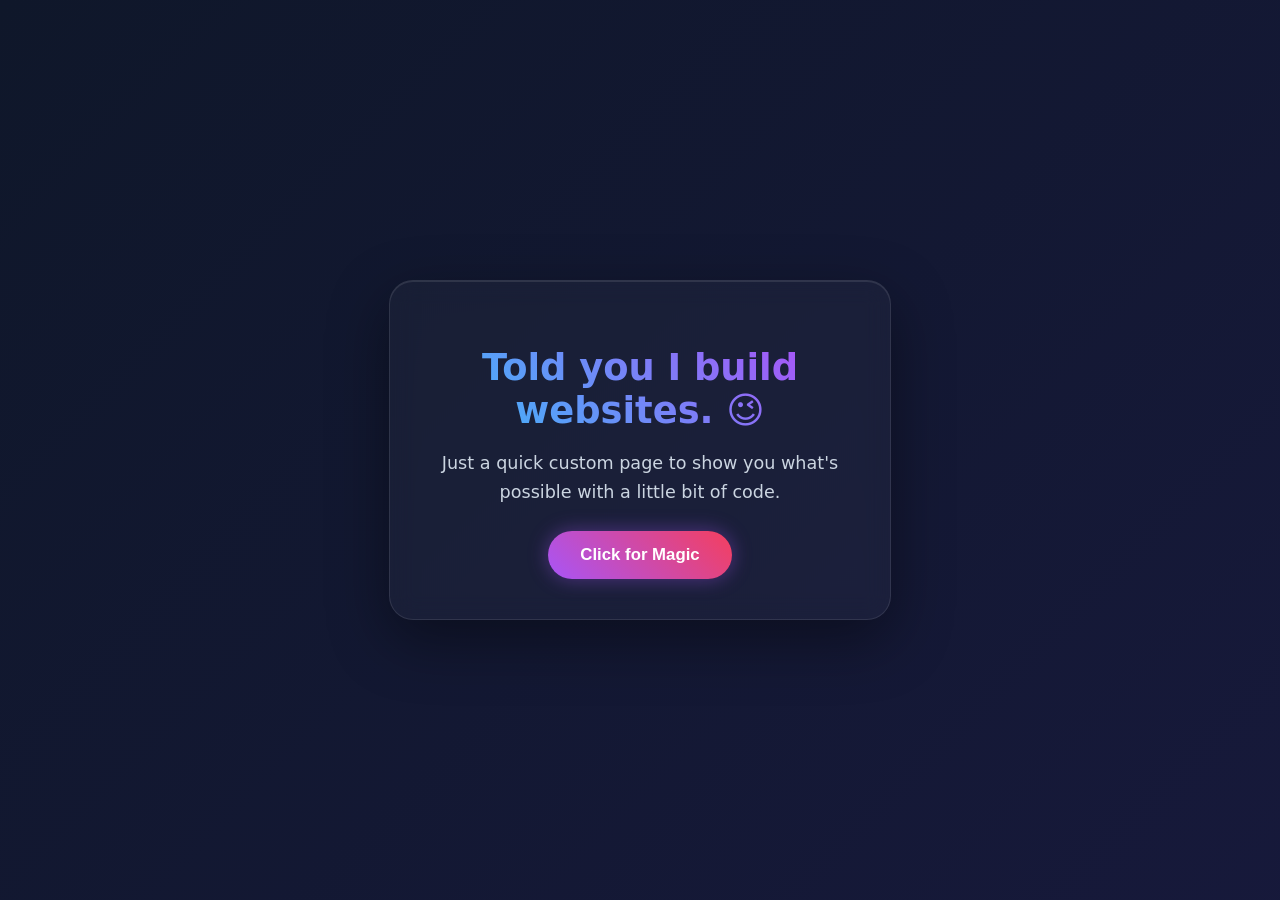
<file: index.html>
<!DOCTYPE html>
<html lang="en">
<head>
    <meta charset="UTF-8">
    <meta name="viewport" content="width=device-width, initial-scale=1.0">
    <title>Hey! Check this out</title>
    <style>
        /* Modern dark mode reset */
        body {
            margin: 0;
            padding: 0;
            background: linear-gradient(135deg, #0f172a, #1e1b4b, #311042);
            background-size: 400% 400%;
            animation: gradientBG 15s ease infinite;
            color: #fff;
            font-family: 'Segoe UI', system-ui, sans-serif;
            display: flex;
            align-items: center;
            justify-content: center;
            min-height: 100vh;
            overflow: hidden;
        }

        /* Animated shifting background */
        @keyframes gradientBG {
            0% { background-position: 0% 50%; }
            50% { background-position: 100% 50%; }
            100% { background-position: 0% 50%; }
        }

        /* Floating glass effect card */
        .card {
            background: rgba(255, 255, 255, 0.03);
            backdrop-filter: blur(12px);
            -webkit-backdrop-filter: blur(12px);
            border: 1px solid rgba(255, 255, 255, 0.1);
            border-radius: 24px;
            padding: 40px;
            text-align: center;
            box-shadow: 0 20px 60px rgba(0, 0, 0, 0.4), 
                        inset 0 1px 0 rgba(255, 255, 255, 0.1);
            transform: translateY(0px);
            animation: float 5s ease-in-out infinite;
            max-width: 420px;
            width: 85%;
        }

        @keyframes float {
            0% { transform: translateY(0px) rotate(0deg); }
            50% { transform: translateY(-12px) rotate(0.5deg); }
            100% { transform: translateY(0px) rotate(0deg); }
        }

        /* Glowing text effect */
        h1 {
            font-size: 2.3rem;
            margin-bottom: 15px;
            background: linear-gradient(45deg, #38bdf8, #a855f7, #f43f5e);
            background-size: 200% auto;
            -webkit-background-clip: text;
            -webkit-text-fill-color: transparent;
            animation: shine 4s linear infinite;
        }

        @keyframes shine {
            to { background-position: 200% center; }
        }

        p {
            color: #cbd5e1;
            font-size: 1.1rem;
            line-height: 1.6;
            margin-bottom: 25px;
        }

        /* Interactive pulse button */
        .btn {
            background: linear-gradient(45deg, #a855f7, #f43f5e);
            border: none;
            color: white;
            padding: 14px 32px;
            font-size: 1.05rem;
            font-weight: 600;
            border-radius: 50px;
            cursor: pointer;
            box-shadow: 0 0 20px rgba(168, 85, 247, 0.4);
            transition: transform 0.2s, box-shadow 0.2s;
            position: relative;
            outline: none;
        }

        .btn:hover {
            transform: scale(1.05);
            box-shadow: 0 0 30px rgba(244, 63, 94, 0.6);
        }

        .btn:active {
            transform: scale(0.98);
        }

        /* Particle explosion styles */
        .particle {
            position: fixed;
            pointer-events: none;
            animation: explode 0.8s cubic-bezier(0.1, 0.8, 0.3, 1) forwards;
            font-size: 1.8rem;
            z-index: 9999;
        }

        @keyframes explode {
            0% {
                transform: translate(-50%, -50%) scale(0.5);
                opacity: 1;
            }
            100% {
                transform: translate(calc(-50% + var(--x)), calc(-50% + var(--y))) scale(1.2);
                opacity: 0;
            }
        }
    </style>
</head>
<body>

    <div class="card">
        <h1>Told you I build websites. 😉</h1>
        <p>Just a quick custom page to show you what's possible with a little bit of code.</p>
        <button class="btn" onclick="pop(event)">Click for Magic</button>
    </div>

    <script>
        function pop(e) {
            const emojis = ['✨', '💻', '🚀', '🔥', '🎨', '⚡', '👑', '✌️'];
            const count = 25; // number of particles
            
            // Fallback to center of button if triggered by keyboard
            const xCoord = e.clientX || e.target.getBoundingClientRect().left + e.target.offsetWidth / 2;
            const yCoord = e.clientY || e.target.getBoundingClientRect().top + e.target.offsetHeight / 2;

            for (let i = 0; i < count; i++) {
                const particle = document.createElement('div');
                particle.classList.add('particle');
                particle.textContent = emojis[Math.floor(Math.random() * emojis.length)];
                
                // Calculate random trajectory radius
                const angle = Math.random() * Math.PI * 2;
                const velocity = 50 + Math.random() * 150;
                const x = Math.cos(angle) * velocity;
                const y = Math.sin(angle) * velocity;
                
                particle.style.setProperty('--x', `${x}px`);
                particle.style.setProperty('--y', `${y}px`);
                
                particle.style.left = `${xCoord}px`;
                particle.style.top = `${yCoord}px`;
                
                document.body.appendChild(particle);
                
                // Remove elements after animation ends
                setTimeout(() => {
                    particle.remove();
                }, 800);
            }
        }
    </script>

</body>
</html>
</file>
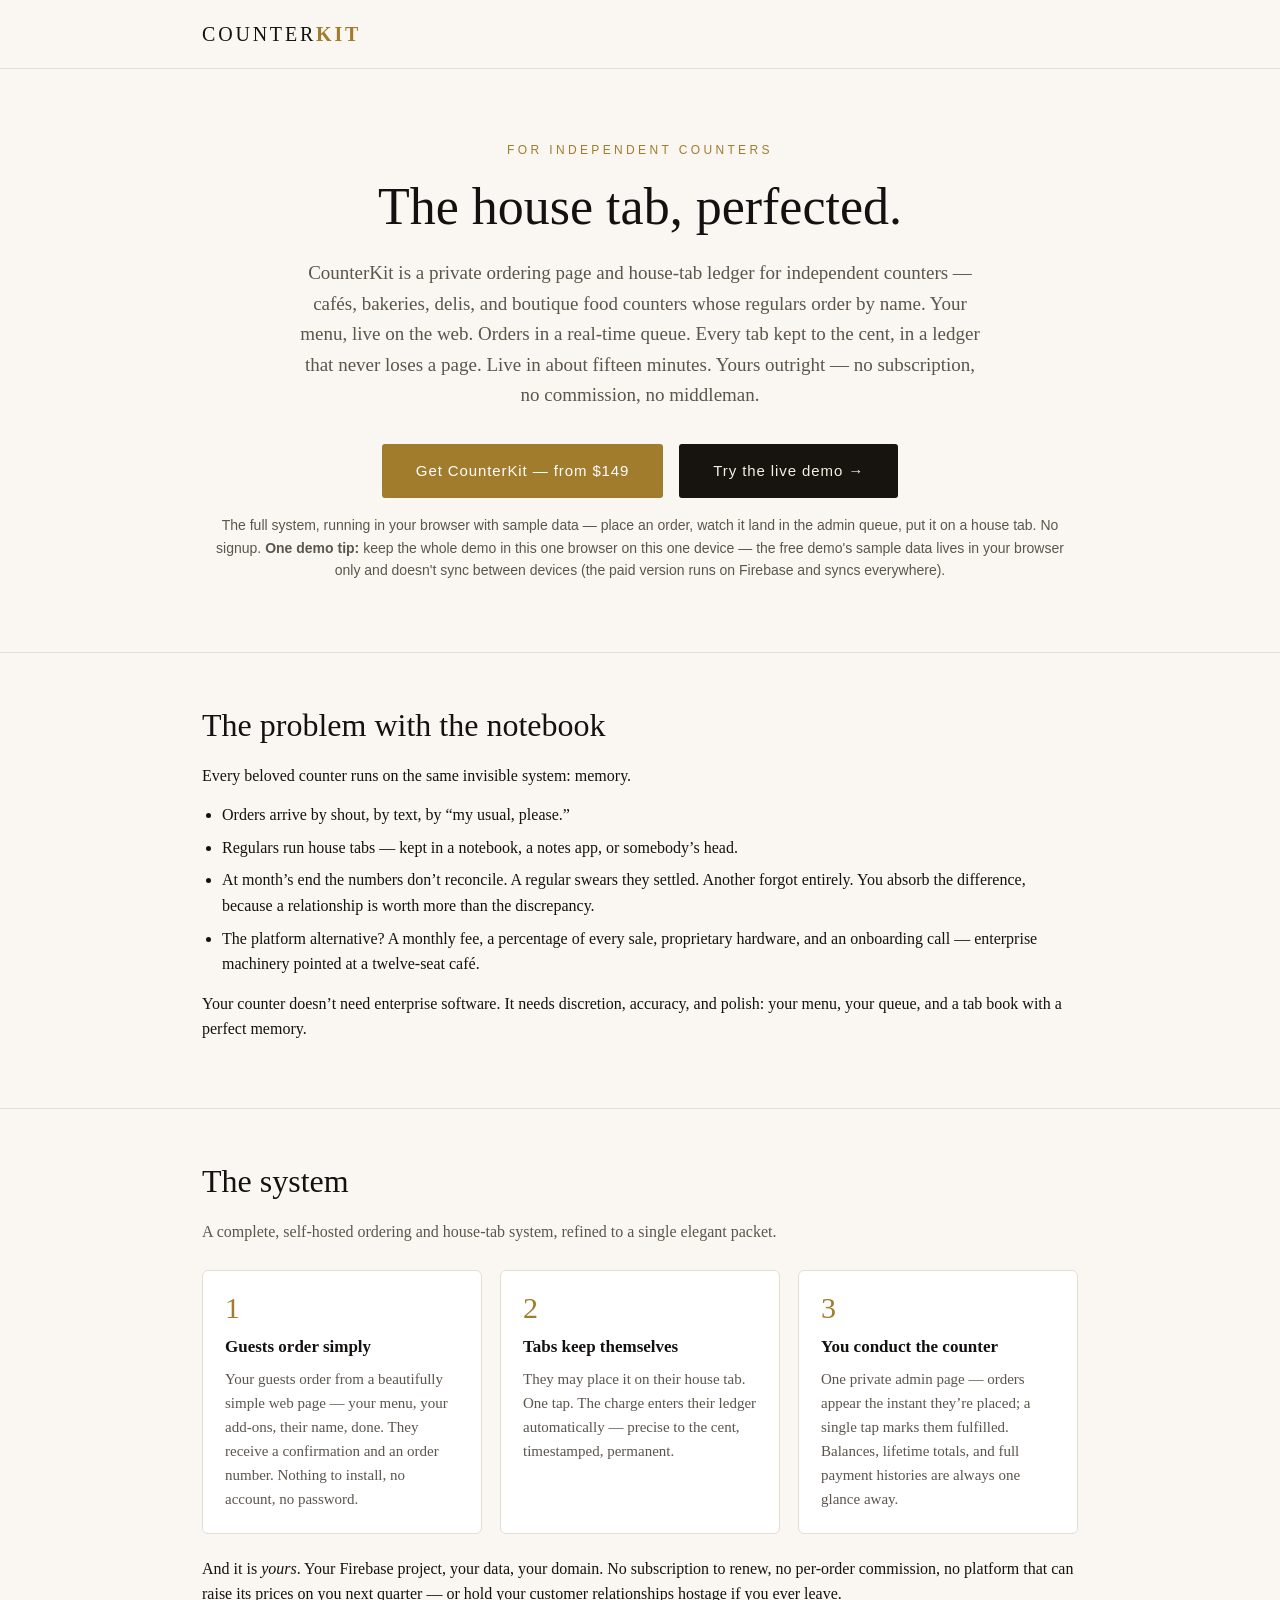
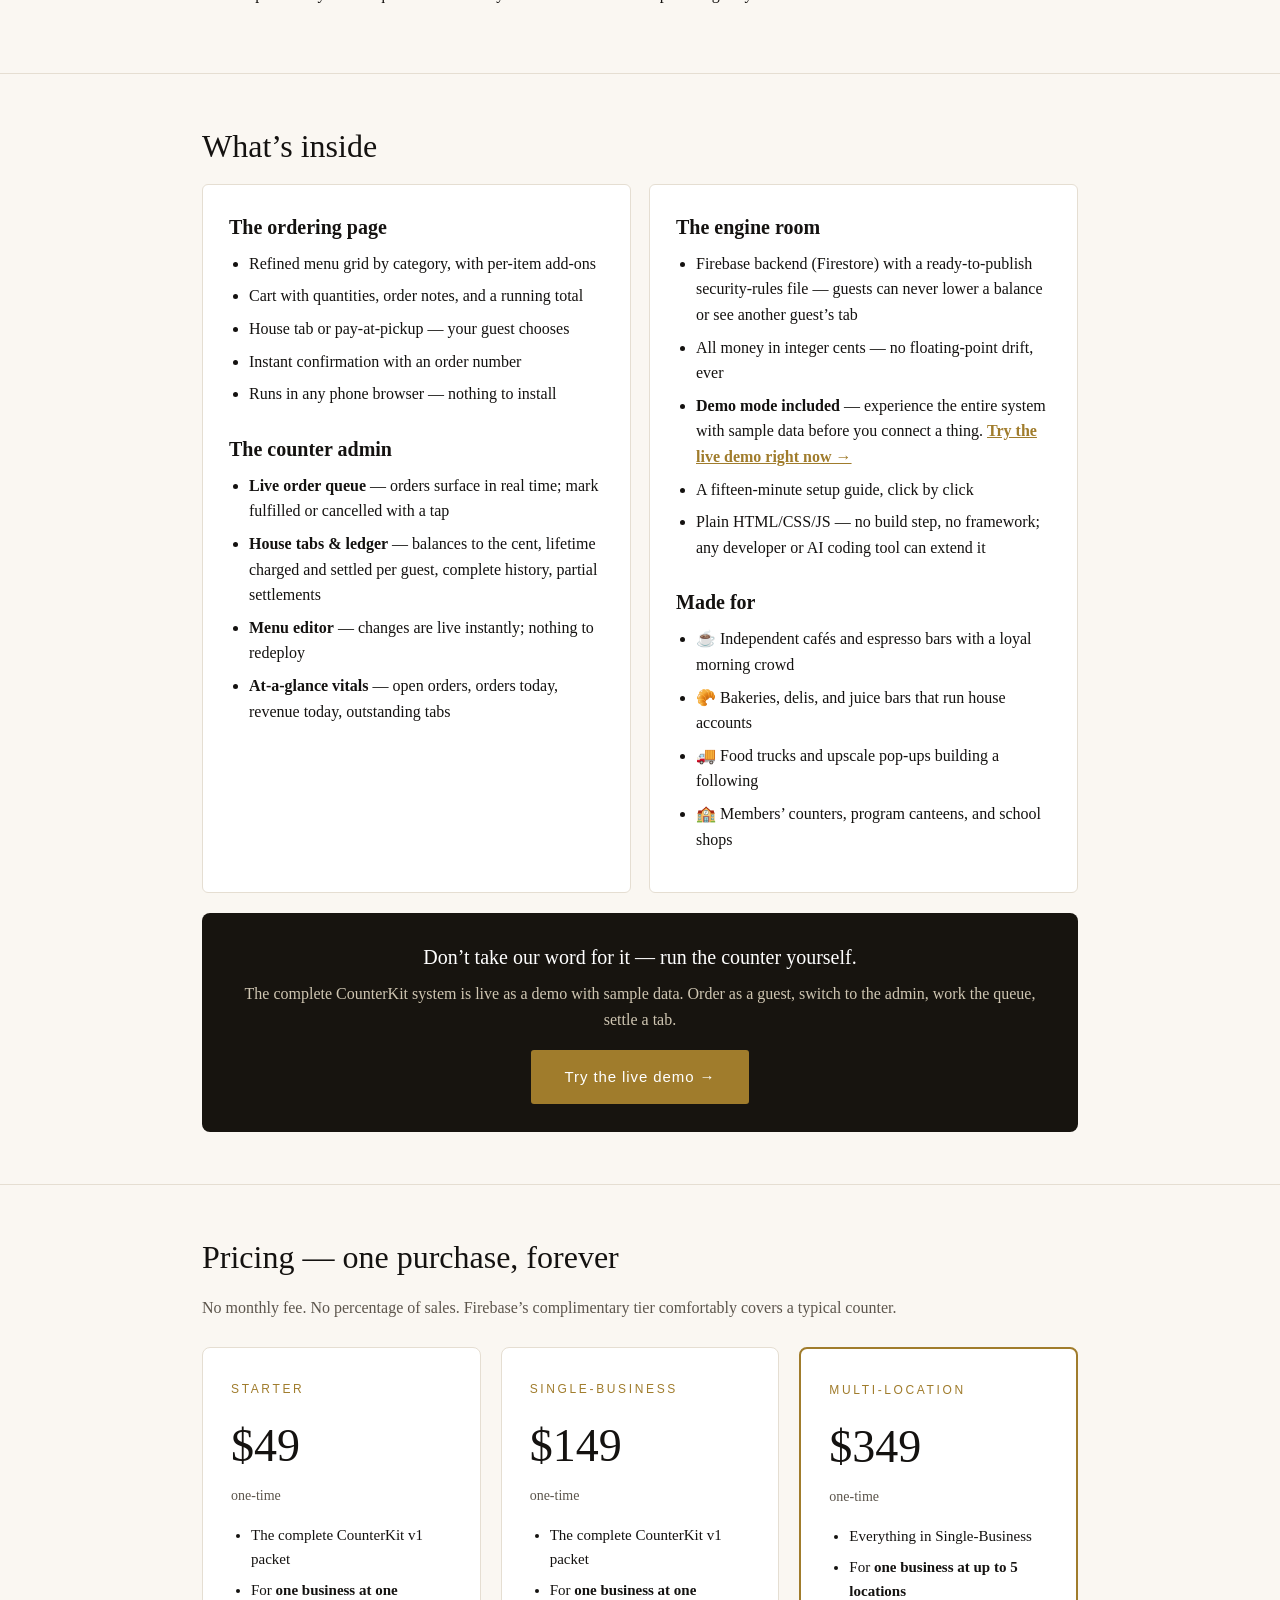
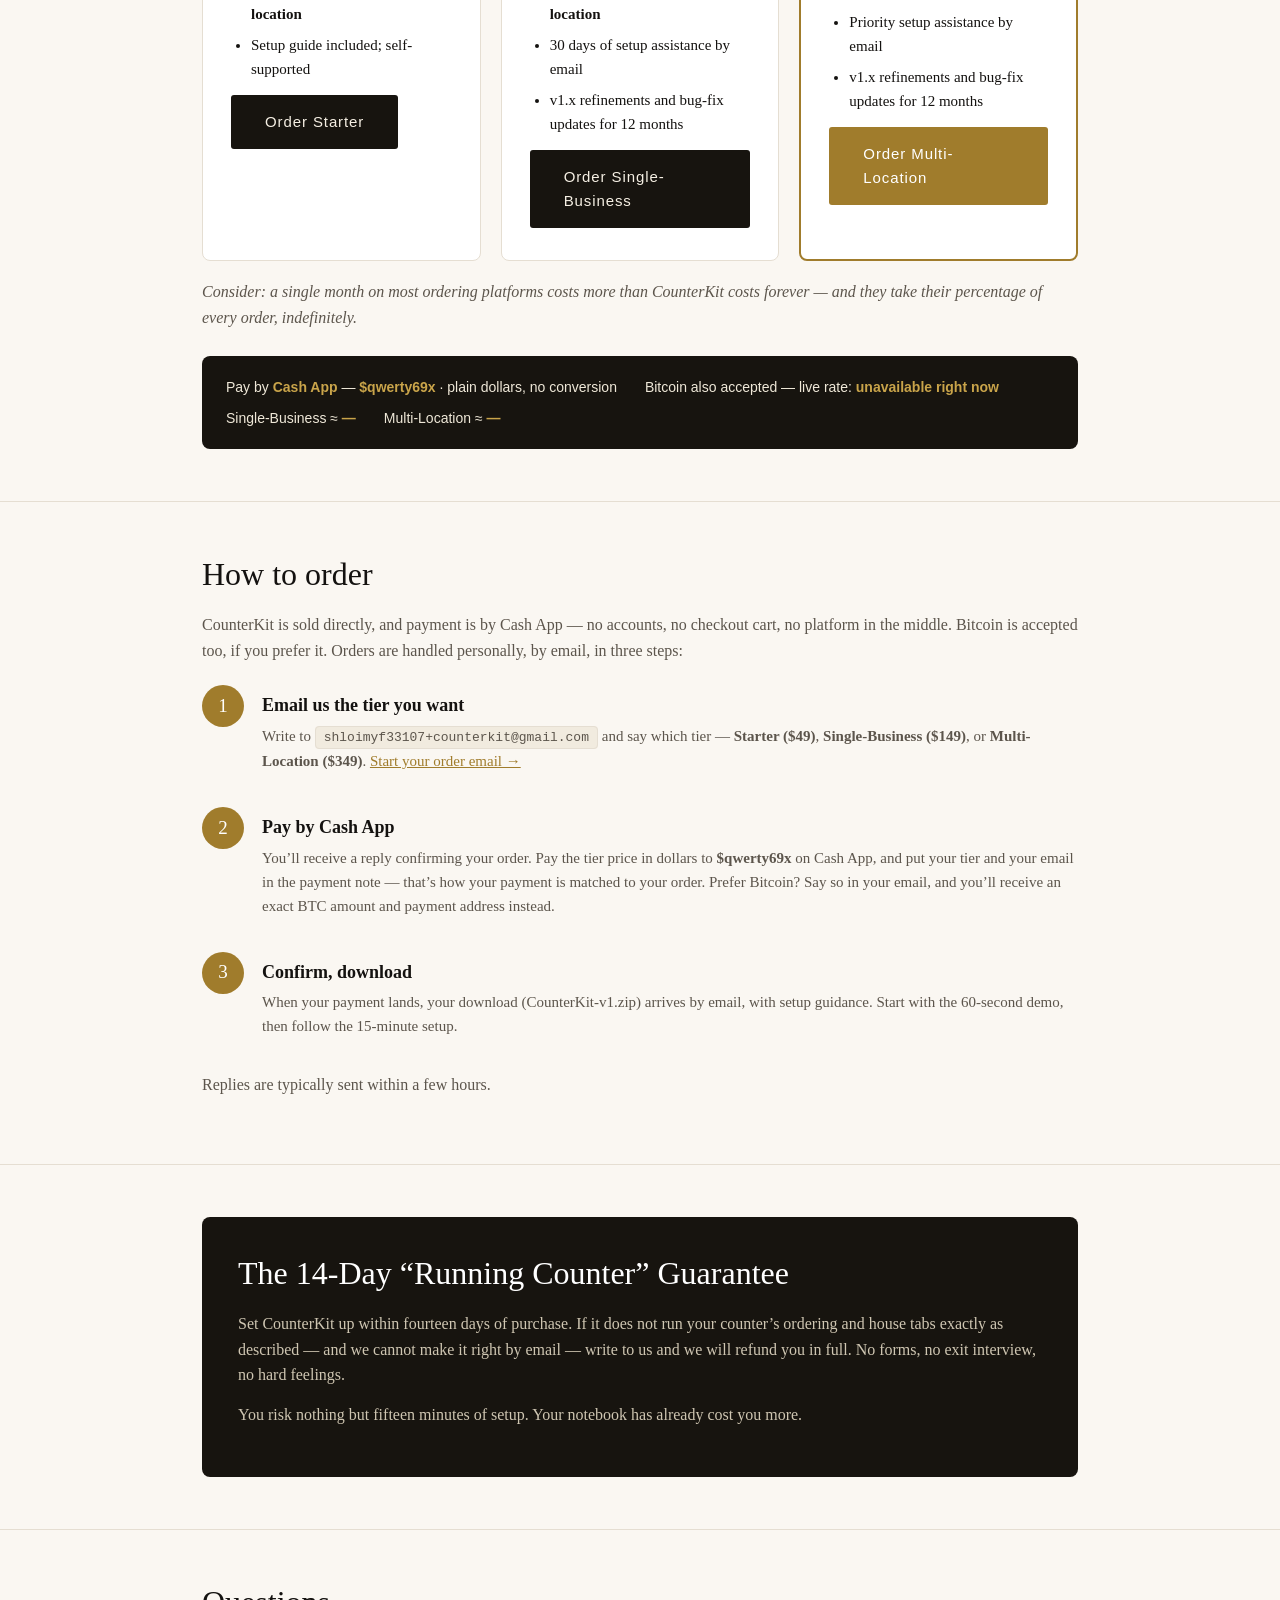
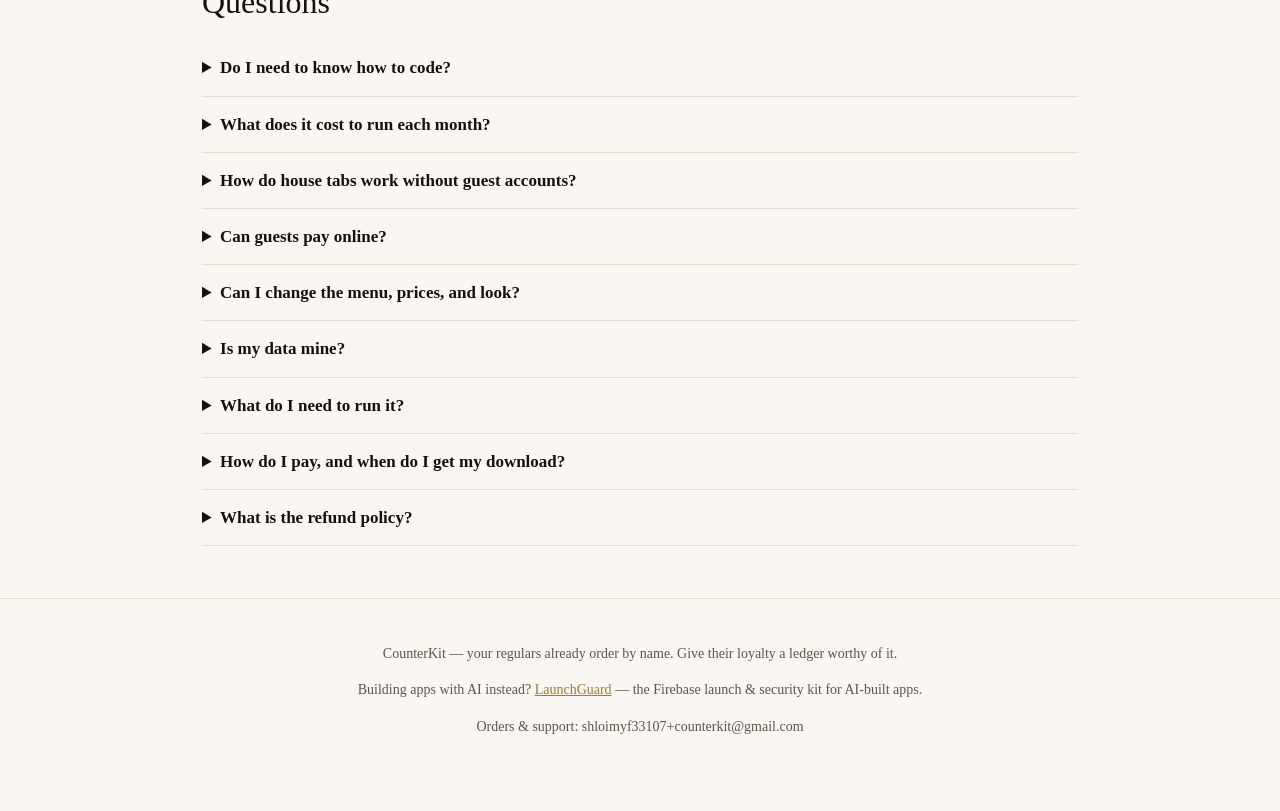
<file: counterkit/index.html>
<!DOCTYPE html>
<html lang="en">
<head>
<meta charset="utf-8">
<meta name="viewport" content="width=device-width, initial-scale=1">
<title>CounterKit — The House Tab, Perfected</title>
<meta name="description" content="CounterKit is a private ordering page and house-tab ledger for independent cafés, bakeries, delis, and boutique counters. Try the live demo — one purchase, no subscription, no commission.">
<link rel="canonical" href="https://shloimyzf.github.io/pls/counterkit/">
<meta property="og:type" content="website">
<meta property="og:site_name" content="CounterKit">
<meta property="og:title" content="CounterKit — The House Tab, Perfected">
<meta property="og:description" content="A private ordering page and house-tab ledger for independent cafés, bakeries, delis, and boutique counters. Try the live demo in your browser — one purchase, no subscription, no commission.">
<meta property="og:url" content="https://shloimyzf.github.io/pls/counterkit/">
<meta property="og:image" content="https://shloimyzf.github.io/pls/counterkit/assets/og-image.svg">
<meta name="twitter:card" content="summary_large_image">
<meta name="twitter:image" content="https://shloimyzf.github.io/pls/counterkit/assets/og-image.svg">
<meta name="twitter:title" content="CounterKit — The House Tab, Perfected">
<meta name="twitter:description" content="Ordering page + house-tab ledger for independent counters. Live demo, one-time $149, no subscription, no commission.">
<style>
  :root{
    --ink:#141210; --paper:#faf7f2; --card:#ffffff; --gold:#a07c2c; --gold-soft:#c9a44a;
    --muted:#5c554c; --line:#e5ded2; --dark:#17140f; --dark2:#221d15;
  }
  *{box-sizing:border-box}
  html{scroll-behavior:smooth}
  body{margin:0;font-family:Georgia,'Times New Roman',serif;background:var(--paper);color:var(--ink);line-height:1.6}
  .sans{font-family:-apple-system,BlinkMacSystemFont,'Segoe UI',Helvetica,Arial,sans-serif}
  a{color:var(--gold)}
  .wrap{max-width:920px;margin:0 auto;padding:0 22px}
  header.top{border-bottom:1px solid var(--line);padding:18px 0}
  .brand{font-size:20px;letter-spacing:.14em;text-transform:uppercase}
  .brand b{color:var(--gold)}
  .hero{padding:72px 0 56px;text-align:center}
  .hero .kicker{font-family:-apple-system,BlinkMacSystemFont,'Segoe UI',Helvetica,Arial,sans-serif;font-size:12px;letter-spacing:.28em;text-transform:uppercase;color:var(--gold);margin-bottom:18px}
  .hero h1{font-size:52px;line-height:1.12;margin:0 0 22px;font-weight:500}
  .hero p.lede{font-size:19px;color:var(--muted);max-width:680px;margin:0 auto 34px}
  .cta{display:inline-block;background:var(--dark);color:#f5efe3;text-decoration:none;padding:15px 34px;border-radius:3px;font-family:-apple-system,BlinkMacSystemFont,'Segoe UI',Helvetica,Arial,sans-serif;font-size:15px;letter-spacing:.06em}
  .cta:hover{background:var(--dark2)}
  .cta.gold{background:var(--gold);color:#fff}
  .cta.gold:hover{background:var(--gold-soft)}
  section{padding:52px 0;border-top:1px solid var(--line)}
  h2{font-size:32px;font-weight:500;margin:0 0 18px;line-height:1.25}
  h3{font-size:20px;font-weight:600;margin:26px 0 8px}
  p{margin:0 0 14px}
  .muted{color:var(--muted)}
  ul{margin:0 0 14px;padding-left:20px}
  li{margin-bottom:7px}
  .steps{display:grid;grid-template-columns:repeat(3,1fr);gap:18px;margin-top:26px}
  .step{background:var(--card);border:1px solid var(--line);border-radius:6px;padding:22px}
  .step .n{font-size:30px;color:var(--gold);line-height:1}
  .step h4{margin:10px 0 6px;font-size:17px}
  .step p{font-size:15px;color:var(--muted);margin:0}
  .grid2{display:grid;grid-template-columns:1fr 1fr;gap:18px}
  .card{background:var(--card);border:1px solid var(--line);border-radius:6px;padding:26px}
  .price-grid{display:grid;grid-template-columns:1fr 1fr;gap:20px;margin-top:26px}
  .price{background:var(--card);border:1px solid var(--line);border-radius:8px;padding:32px 28px;position:relative}
  .price.featured{border:2px solid var(--gold)}
  .price .tier{font-family:-apple-system,BlinkMacSystemFont,'Segoe UI',Helvetica,Arial,sans-serif;font-size:12px;letter-spacing:.22em;text-transform:uppercase;color:var(--gold)}
  .price .amount{font-size:46px;margin:10px 0 2px}
  .price .once{color:var(--muted);font-size:14px;margin-bottom:16px}
  .price ul{font-size:15px}
  .ratebar{background:var(--dark);color:#efe8d8;border-radius:8px;padding:20px 24px;margin-top:26px;font-family:-apple-system,BlinkMacSystemFont,'Segoe UI',Helvetica,Arial,sans-serif;font-size:14px;display:flex;flex-wrap:wrap;gap:8px 28px;align-items:center}
  .ratebar b{color:var(--gold-soft)}
  .ordersteps{counter-reset:os;margin-top:22px}
  .ordersteps .os{display:flex;gap:18px;margin-bottom:20px}
  .ordersteps .os .n{flex:0 0 42px;height:42px;border-radius:50%;background:var(--gold);color:#fff;display:flex;align-items:center;justify-content:center;font-size:19px}
  .ordersteps h4{margin:6px 0 4px;font-size:18px}
  .ordersteps p{color:var(--muted);font-size:15px}
  .addr{font-family:ui-monospace,Menlo,Consolas,monospace;font-size:13px;background:#f1ebdf;border:1px solid var(--line);border-radius:4px;padding:3px 8px;word-break:break-all}
  .guarantee{background:var(--dark);color:#f0e9da;border-radius:8px;padding:36px}
  .guarantee h2{color:#fff}
  .guarantee p{color:#cfc6b2}
  details{border-bottom:1px solid var(--line);padding:14px 0}
  summary{cursor:pointer;font-size:17px;font-weight:600}
  details p{color:var(--muted);margin-top:8px;font-size:15px}
  footer{padding:44px 0 60px;border-top:1px solid var(--line);color:var(--muted);font-size:14px;text-align:center}
  @media (max-width:720px){.steps,.grid2,.price-grid{grid-template-columns:1fr}.hero h1{font-size:38px}}
</style>
</head>
<body>

<header class="top"><div class="wrap"><div class="brand">Counter<b>Kit</b></div></div></header>

<div class="hero"><div class="wrap">
  <div class="kicker">For independent counters</div>
  <h1>The house tab, perfected.</h1>
  <p class="lede">CounterKit is a private ordering page and house-tab ledger for independent counters — cafés, bakeries, delis, and boutique food counters whose regulars order by name. Your menu, live on the web. Orders in a real-time queue. Every tab kept to the cent, in a ledger that never loses a page. Live in about fifteen minutes. Yours outright — no subscription, no commission, no middleman.</p>
  <a class="cta gold" href="#order">Get CounterKit — from $149</a>
  <a class="cta" href="./demo/" style="margin-left:12px">Try the live demo →</a>
  <p class="muted sans" style="font-size:14px;margin-top:16px">The full system, running in your browser with sample data — place an order, watch it land in the admin queue, put it on a house tab. No signup. <b>One demo tip:</b> keep the whole demo in this one browser on this one device — the free demo's sample data lives in your browser only and doesn't sync between devices (the paid version runs on Firebase and syncs everywhere).</p>
</div></div>

<section><div class="wrap">
  <h2>The problem with the notebook</h2>
  <p>Every beloved counter runs on the same invisible system: memory.</p>
  <ul>
    <li>Orders arrive by shout, by text, by “my usual, please.”</li>
    <li>Regulars run house tabs — kept in a notebook, a notes app, or somebody’s head.</li>
    <li>At month’s end the numbers don’t reconcile. A regular swears they settled. Another forgot entirely. You absorb the difference, because a relationship is worth more than the discrepancy.</li>
    <li>The platform alternative? A monthly fee, a percentage of every sale, proprietary hardware, and an onboarding call — enterprise machinery pointed at a twelve-seat café.</li>
  </ul>
  <p>Your counter doesn’t need enterprise software. It needs discretion, accuracy, and polish: your menu, your queue, and a tab book with a perfect memory.</p>
</div></section>

<section><div class="wrap">
  <h2>The system</h2>
  <p class="muted">A complete, self-hosted ordering and house-tab system, refined to a single elegant packet.</p>
  <div class="steps">
    <div class="step"><div class="n">1</div><h4>Guests order simply</h4><p>Your guests order from a beautifully simple web page — your menu, your add-ons, their name, done. They receive a confirmation and an order number. Nothing to install, no account, no password.</p></div>
    <div class="step"><div class="n">2</div><h4>Tabs keep themselves</h4><p>They may place it on their house tab. One tap. The charge enters their ledger automatically — precise to the cent, timestamped, permanent.</p></div>
    <div class="step"><div class="n">3</div><h4>You conduct the counter</h4><p>One private admin page — orders appear the instant they’re placed; a single tap marks them fulfilled. Balances, lifetime totals, and full payment histories are always one glance away.</p></div>
  </div>
  <p style="margin-top:22px">And it is <em>yours</em>. Your Firebase project, your data, your domain. No subscription to renew, no per-order commission, no platform that can raise its prices on you next quarter — or hold your customer relationships hostage if you ever leave.</p>
</div></section>

<section><div class="wrap">
  <h2>What’s inside</h2>
  <div class="grid2">
    <div class="card">
      <h3 style="margin-top:0">The ordering page</h3>
      <ul>
        <li>Refined menu grid by category, with per-item add-ons</li>
        <li>Cart with quantities, order notes, and a running total</li>
        <li>House tab or pay-at-pickup — your guest chooses</li>
        <li>Instant confirmation with an order number</li>
        <li>Runs in any phone browser — nothing to install</li>
      </ul>
      <h3>The counter admin</h3>
      <ul>
        <li><b>Live order queue</b> — orders surface in real time; mark fulfilled or cancelled with a tap</li>
        <li><b>House tabs &amp; ledger</b> — balances to the cent, lifetime charged and settled per guest, complete history, partial settlements</li>
        <li><b>Menu editor</b> — changes are live instantly; nothing to redeploy</li>
        <li><b>At-a-glance vitals</b> — open orders, orders today, revenue today, outstanding tabs</li>
      </ul>
    </div>
    <div class="card">
      <h3 style="margin-top:0">The engine room</h3>
      <ul>
        <li>Firebase backend (Firestore) with a ready-to-publish security-rules file — guests can never lower a balance or see another guest’s tab</li>
        <li>All money in integer cents — no floating-point drift, ever</li>
        <li><b>Demo mode included</b> — experience the entire system with sample data before you connect a thing. <a href="./demo/"><b>Try the live demo right now →</b></a></li>
        <li>A fifteen-minute setup guide, click by click</li>
        <li>Plain HTML/CSS/JS — no build step, no framework; any developer or AI coding tool can extend it</li>
      </ul>
      <h3>Made for</h3>
      <ul>
        <li>☕ Independent cafés and espresso bars with a loyal morning crowd</li>
        <li>🥐 Bakeries, delis, and juice bars that run house accounts</li>
        <li>🚚 Food trucks and upscale pop-ups building a following</li>
        <li>🏫 Members’ counters, program canteens, and school shops</li>
      </ul>
    </div>
  </div>
  <div style="background:var(--dark);color:#f0e9da;border-radius:8px;padding:28px 32px;margin-top:20px;text-align:center">
    <p style="font-size:20px;margin:0 0 8px;color:#fff">Don’t take our word for it — run the counter yourself.</p>
    <p style="color:#cfc6b2;margin:0 0 18px">The complete CounterKit system is live as a demo with sample data. Order as a guest, switch to the admin, work the queue, settle a tab.</p>
    <a class="cta gold" href="./demo/">Try the live demo →</a>
  </div>
</div></section>

<section id="pricing"><div class="wrap">
  <h2>Pricing — one purchase, forever</h2>
  <p class="muted">No monthly fee. No percentage of sales. Firebase’s complimentary tier comfortably covers a typical counter.</p>
  <div class="price-grid" style="grid-template-columns:1fr 1fr 1fr">
    <div class="price">
      <div class="tier">Starter</div>
      <div class="amount">$49</div>
      <div class="once">one-time</div>
      <ul>
        <li>The complete CounterKit v1 packet</li>
        <li>For <b>one business at one location</b></li>
        <li>Setup guide included; self-supported</li>
      </ul>
      <a class="cta" href="#order">Order Starter</a>
    </div>
    <div class="price">
      <div class="tier">Single-Business</div>
      <div class="amount">$149</div>
      <div class="once">one-time</div>
      <ul>
        <li>The complete CounterKit v1 packet</li>
        <li>For <b>one business at one location</b></li>
        <li>30 days of setup assistance by email</li>
        <li>v1.x refinements and bug-fix updates for 12 months</li>
      </ul>
      <a class="cta" href="#order">Order Single-Business</a>
    </div>
    <div class="price featured">
      <div class="tier">Multi-Location</div>
      <div class="amount">$349</div>
      <div class="once">one-time</div>
      <ul>
        <li>Everything in Single-Business</li>
        <li>For <b>one business at up to 5 locations</b></li>
        <li>Priority setup assistance by email</li>
        <li>v1.x refinements and bug-fix updates for 12 months</li>
      </ul>
      <a class="cta gold" href="#order">Order Multi-Location</a>
    </div>
  </div>
  <p class="muted" style="margin-top:18px"><em>Consider: a single month on most ordering platforms costs more than CounterKit costs forever — and they take their percentage of every order, indefinitely.</em></p>
  <div class="ratebar">
    <span>Pay by <b>Cash App</b> — <b>$qwerty69x</b> · plain dollars, no conversion</span>
    <span>Bitcoin also accepted — live rate: <b id="btc-rate">loading…</b></span>
    <span>Single-Business ≈ <b id="btc-149">—</b></span>
    <span>Multi-Location ≈ <b id="btc-349">—</b></span>
  </div>
</div></section>

<section id="order"><div class="wrap">
  <h2>How to order</h2>
  <p class="muted">CounterKit is sold directly, and payment is by Cash App — no accounts, no checkout cart, no platform in the middle. Bitcoin is accepted too, if you prefer it. Orders are handled personally, by email, in three steps:</p>
  <div class="ordersteps">
    <div class="os"><div class="n">1</div><div>
      <h4>Email us the tier you want</h4>
      <p>Write to <span class="addr">shloimyf33107+counterkit@gmail.com</span> and say which tier — <b>Starter ($49)</b>, <b>Single-Business ($149)</b>, or <b>Multi-Location ($349)</b>. <a href="mailto:shloimyf33107+counterkit@gmail.com?subject=CounterKit%20order">Start your order email →</a></p>
    </div></div>
    <div class="os"><div class="n">2</div><div>
      <h4>Pay by Cash App</h4>
      <p>You’ll receive a reply confirming your order. Pay the tier price in dollars to <b>$qwerty69x</b> on Cash App, and put your tier and your email in the payment note — that’s how your payment is matched to your order. Prefer Bitcoin? Say so in your email, and you’ll receive an exact BTC amount and payment address instead.</p>
    </div></div>
    <div class="os"><div class="n">3</div><div>
      <h4>Confirm, download</h4>
      <p>When your payment lands, your download (CounterKit-v1.zip) arrives by email, with setup guidance. Start with the 60-second demo, then follow the 15-minute setup.</p>
    </div></div>
  </div>
  <p class="muted">Replies are typically sent within a few hours.</p>
</div></section>

<section><div class="wrap">
  <div class="guarantee">
    <h2>The 14-Day “Running Counter” Guarantee</h2>
    <p>Set CounterKit up within fourteen days of purchase. If it does not run your counter’s ordering and house tabs exactly as described — and we cannot make it right by email — write to us and we will refund you in full. No forms, no exit interview, no hard feelings.</p>
    <p>You risk nothing but fifteen minutes of setup. Your notebook has already cost you more.</p>
  </div>
</div></section>

<section><div class="wrap">
  <h2>Questions</h2>
  <details><summary>Do I need to know how to code?</summary><p>No. Setup is five quiet steps: create a free Firebase project, paste six configuration values into one file, publish the rules file, create your admin login, and upload the folder to any static host. The README accompanies you click-by-click, in about fifteen minutes. If you can run the demo, you can complete the setup.</p></details>
  <details><summary>What does it cost to run each month?</summary><p>Nothing, for most counters. CounterKit carries no subscription; hosting is complimentary on Firebase Hosting, Netlify, and their peers, and Firestore’s free Spark plan absorbs a small counter’s volume with room to spare.</p></details>
  <details><summary>How do house tabs work without guest accounts?</summary><p>By name — the way your counter already works. A tab is keyed to the name a guest orders under; the ledger records every charge and settlement beneath it. Ask regulars to use one consistent spelling.</p></details>
  <details><summary>Can guests pay online?</summary><p>Not in v1 — by design. The model is the house tab or pay-at-the-counter, which is how counters built on regulars genuinely operate. The code is plain and documented, ready for a developer to extend later.</p></details>
  <details><summary>Can I change the menu, prices, and look?</summary><p>Menu and prices: yes — live, from the admin page, with nothing to redeploy. The look and wording: yes — one CSS file with the palette at the top, and your business name and tab policy in one configuration file.</p></details>
  <details><summary>Is my data mine?</summary><p>Entirely. Everything resides in your Firebase project under your Google account. We never see your guests, your orders, or your tabs.</p></details>
  <details><summary>What do I need to run it?</summary><p>A free Google account (for Firebase) and somewhere to host static files — Firebase Hosting, Netlify, Vercel, and GitHub Pages all offer complimentary tiers.</p></details>
  <details><summary>How do I pay, and when do I get my download?</summary><p>Payment is by Cash App, arranged personally by email (see “How to order” above). Email the tier you want; pay the tier price in dollars to $qwerty69x with your tier and email in the payment note — once the payment lands, the download is emailed to you. Bitcoin is also accepted on request: you’ll receive an exact BTC amount at the live rate instead. There is no instant checkout; replies are typically sent within a few hours.</p></details>
  <details><summary>What is the refund policy?</summary><p>The 14-Day “Running Counter” Guarantee above. Refunds are issued via Cash App to the account you paid from (or in Bitcoin, if you paid in Bitcoin).</p></details>
</div></section>

<footer><div class="wrap">
  <p>CounterKit — your regulars already order by name. Give their loyalty a ledger worthy of it.</p>
  <p>Building apps with AI instead? <a href="./launchguard/">LaunchGuard</a> — the Firebase launch &amp; security kit for AI-built apps.</p>
  <p>Orders &amp; support: shloimyf33107+counterkit@gmail.com</p>
</div></footer>

<script>
(function(){
  function fmt(n){return n.toFixed(8).replace(/0+$/,'').replace(/\.$/,'');}
  fetch('https://mempool.space/api/v1/prices')
    .then(function(r){return r.json();})
    .then(function(d){
      var usd = d.USD;
      if(!usd) throw new Error('no rate');
      document.getElementById('btc-rate').textContent = '$' + usd.toLocaleString('en-US');
      document.getElementById('btc-149').textContent = fmt(149/usd) + ' BTC';
      document.getElementById('btc-349').textContent = fmt(349/usd) + ' BTC';
    })
    .catch(function(){
      document.getElementById('btc-rate').textContent = 'unavailable right now';
    });
})();
</script>
</body>
</html>
</file>
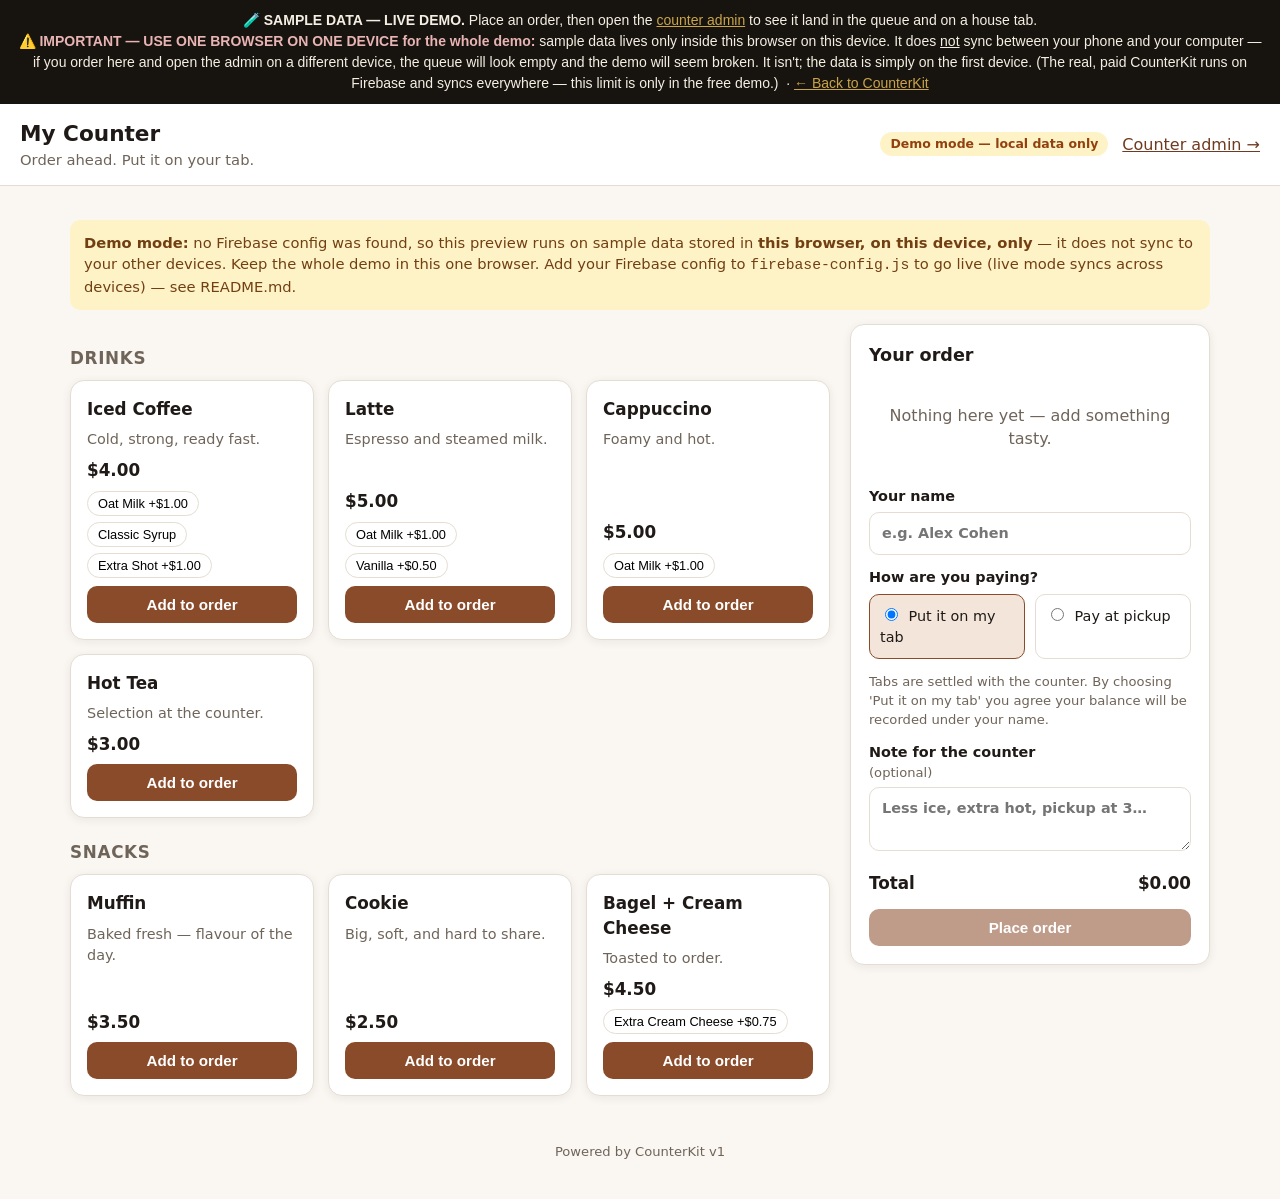
<file: counterkit/demo/index.html>
<!DOCTYPE html>
<html lang="en">
<head>
  <meta charset="UTF-8" />
  <meta name="viewport" content="width=device-width, initial-scale=1.0" />
  <title>Order — CounterKit</title>
  <link rel="stylesheet" href="styles.css" />
</head>
<body>
  <div style="background:#17140f;color:#f5efe3;font-family:-apple-system,BlinkMacSystemFont,'Segoe UI',Helvetica,Arial,sans-serif;font-size:14px;line-height:1.5;padding:10px 16px;text-align:center;">
    🧪 <strong>SAMPLE DATA — LIVE DEMO.</strong> Place an order, then open the
    <a href="admin.html" style="color:#c9a44a;">counter admin</a> to see it land in the queue and on a house tab.
    <br><strong style="color:#e8b4b4;">⚠️ IMPORTANT — USE ONE BROWSER ON ONE DEVICE for the whole demo:</strong> sample data lives only inside this browser on this device. It does <u>not</u> sync between your phone and your computer — if you order here and open the admin on a different device, the queue will look empty and the demo will seem broken. It isn't; the data is simply on the first device. (The real, paid CounterKit runs on Firebase and syncs everywhere — this limit is only in the free demo.)
    &nbsp;·&nbsp;<a href="../" style="color:#c9a44a;">← Back to CounterKit</a>
  </div>
  <header class="topbar">
    <div>
      <h1 id="businessName">My Counter</h1>
      <div class="tagline" id="tagline">Order ahead. Put it on your tab.</div>
    </div>
    <div class="spacer"></div>
    <span class="badge" id="modeBadge">Loading…</span>
    <a href="admin.html">Counter admin →</a>
  </header>

  <main class="layout">
    <div id="demoNotice" class="notice warn hidden">
      <strong>Demo mode:</strong> no Firebase config was found, so this preview runs on
      sample data stored in <strong>this browser, on this device, only</strong> — it does not
      sync to your other devices. Keep the whole demo in this one browser. Add your Firebase
      config to <code>firebase-config.js</code> to go live (live mode syncs across devices) — see README.md.
    </div>

    <!-- Shopping view -->
    <section id="shopView">
      <div class="layout two-col" style="padding:0;">
        <div id="menuWrap" aria-live="polite"></div>

        <aside class="panel sticky" aria-label="Your order">
          <h2>Your order</h2>
          <div id="cartLines"></div>
          <div id="emptyCart" class="empty">Nothing here yet — add something tasty.</div>

          <label class="field">
            <span>Your name</span>
            <input type="text" id="customerName" autocomplete="name" placeholder="e.g. Alex Cohen" />
          </label>

          <div class="field" style="margin:12px 0;">
            <span style="display:block;font-weight:600;font-size:0.9rem;margin-bottom:6px;">How are you paying?</span>
            <div class="radio-row">
              <label class="radio-card selected" data-payment="tab">
                <input type="radio" name="payment" checked /> Put it on my tab
              </label>
              <label class="radio-card" data-payment="now">
                <input type="radio" name="payment" /> Pay at pickup
              </label>
            </div>
          </div>
          <p class="help" id="tabPolicyWrap"><span id="tabPolicy"></span></p>

          <label class="field">
            <span>Note for the counter <span class="help">(optional)</span></span>
            <textarea id="orderNote" placeholder="Less ice, extra hot, pickup at 3…"></textarea>
          </label>

          <div class="totals"><span>Total</span><span id="cartTotal">$0.00</span></div>
          <div id="checkoutError" class="notice error hidden" role="alert"></div>
          <button class="btn" id="placeOrderBtn" style="width:100%;" disabled>Place order</button>
        </aside>
      </div>
    </section>

    <!-- Confirmation view -->
    <section id="confirmationView" class="panel confirmation hidden">
      <div>✅</div>
      <div class="big">Order in, <span id="confirmName">friend</span>!</div>
      <p>Your order number is</p>
      <div class="order-no" id="confirmOrderNo">#------</div>
      <p>Total: <strong id="confirmTotal">$0.00</strong></p>
      <p id="confirmPayment"></p>
      <p class="help">Listen for your name at the counter.</p>
      <button class="btn secondary" id="newOrderBtn">Start a new order</button>
    </section>
  </main>

  <footer class="site">Powered by CounterKit v1</footer>
  <script type="module" src="customer.js"></script>
</body>
</html>
</file>
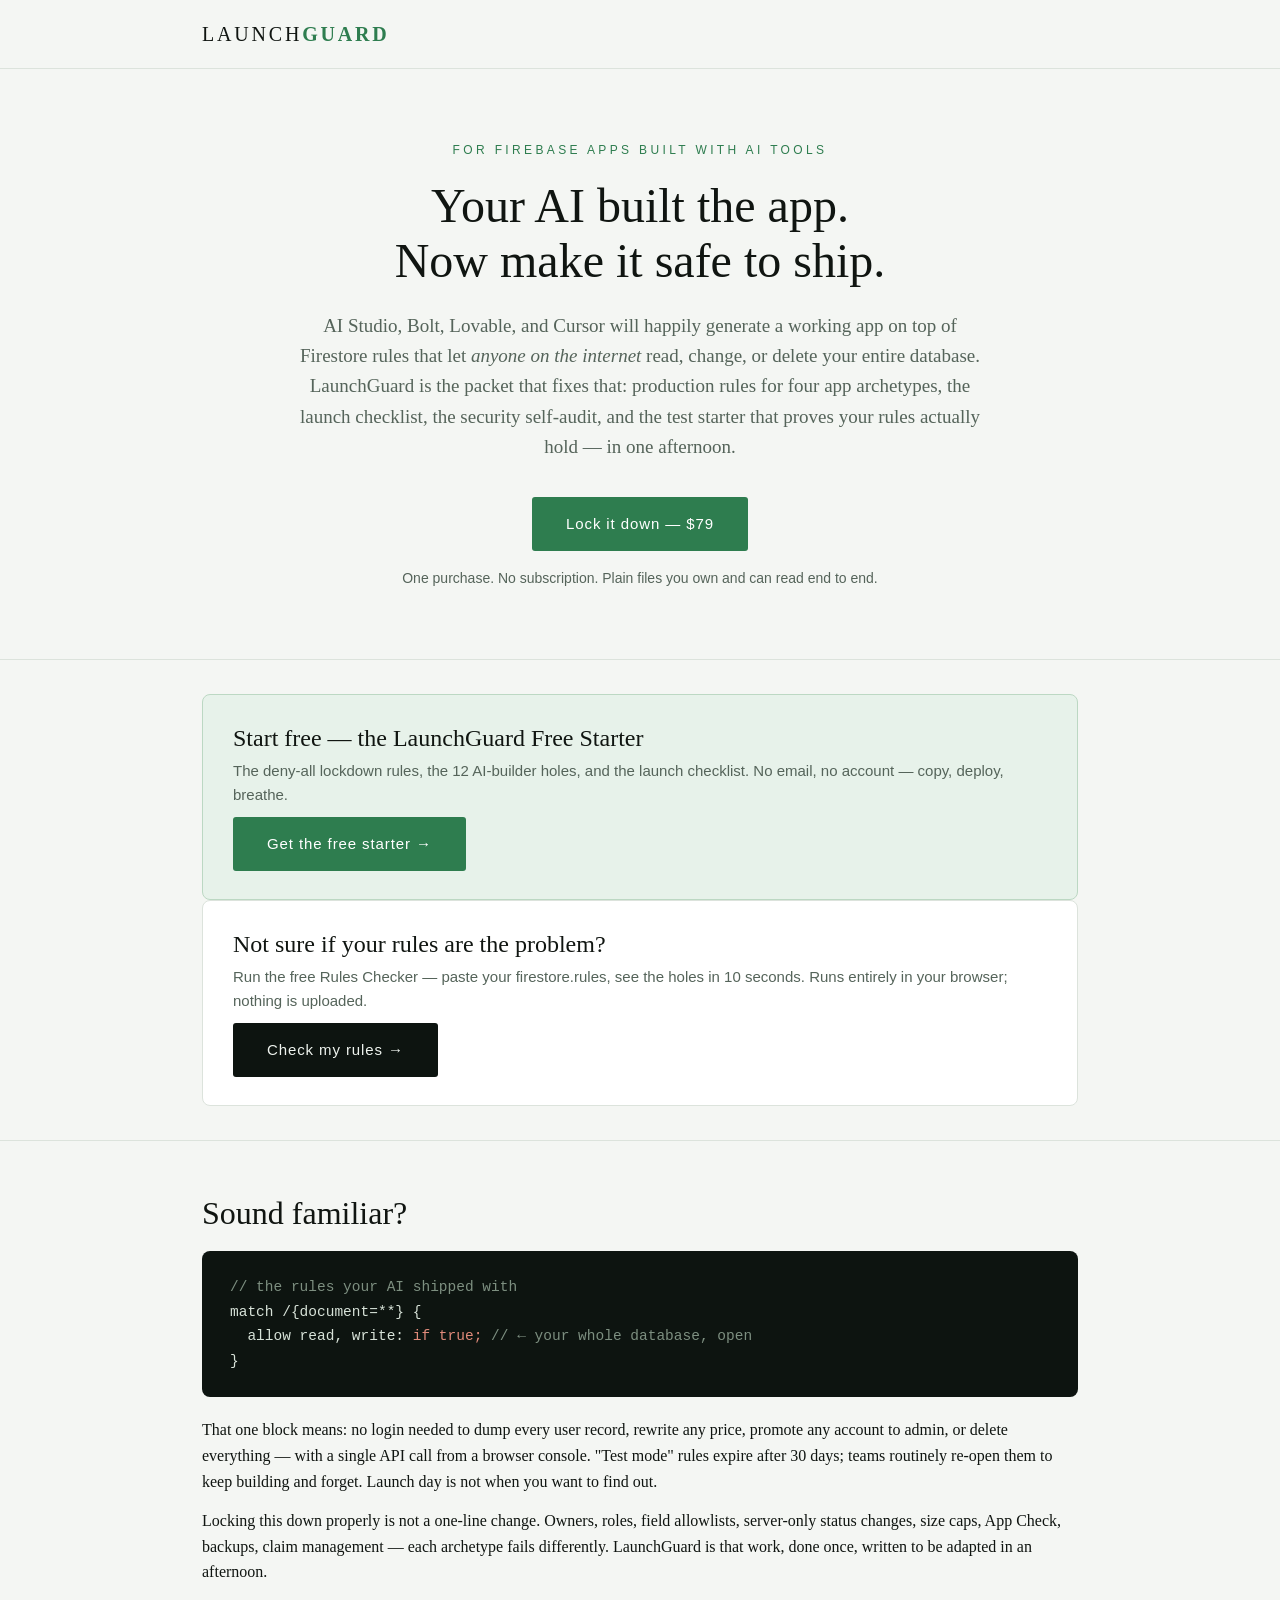
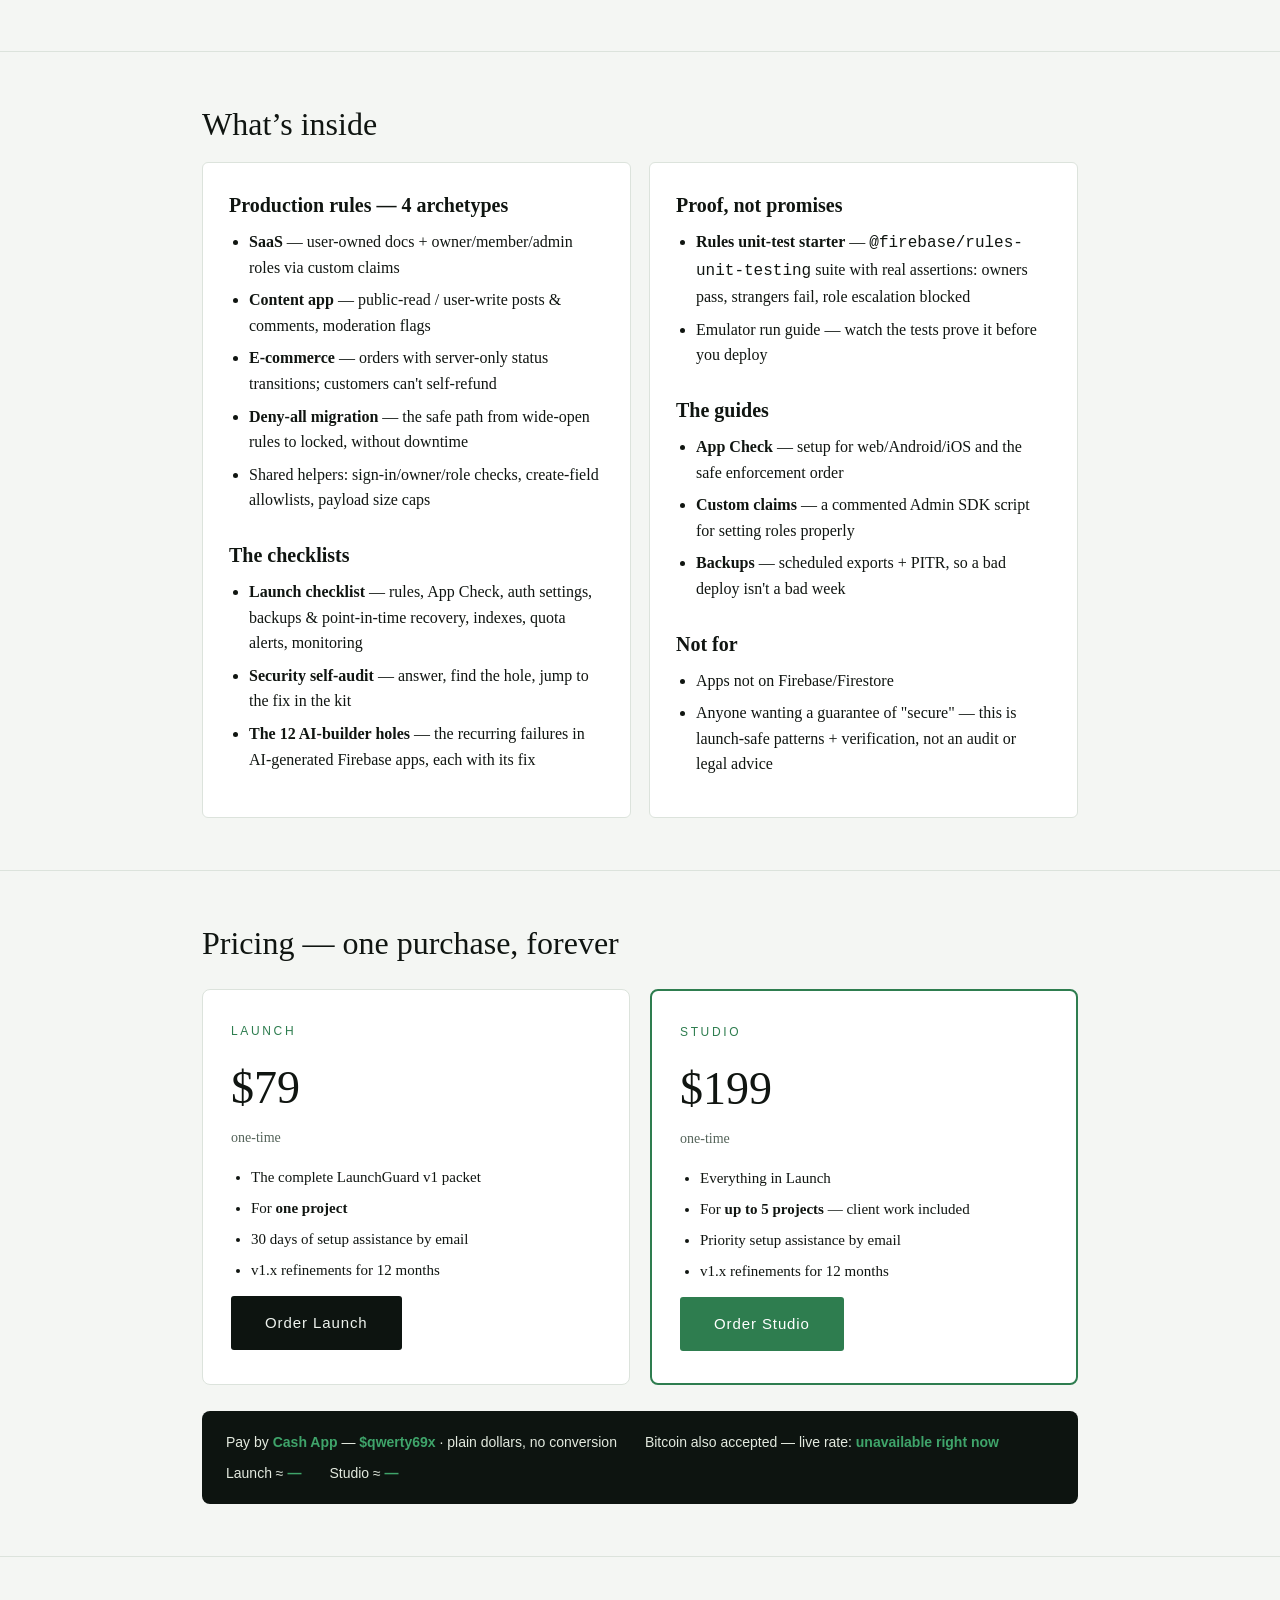
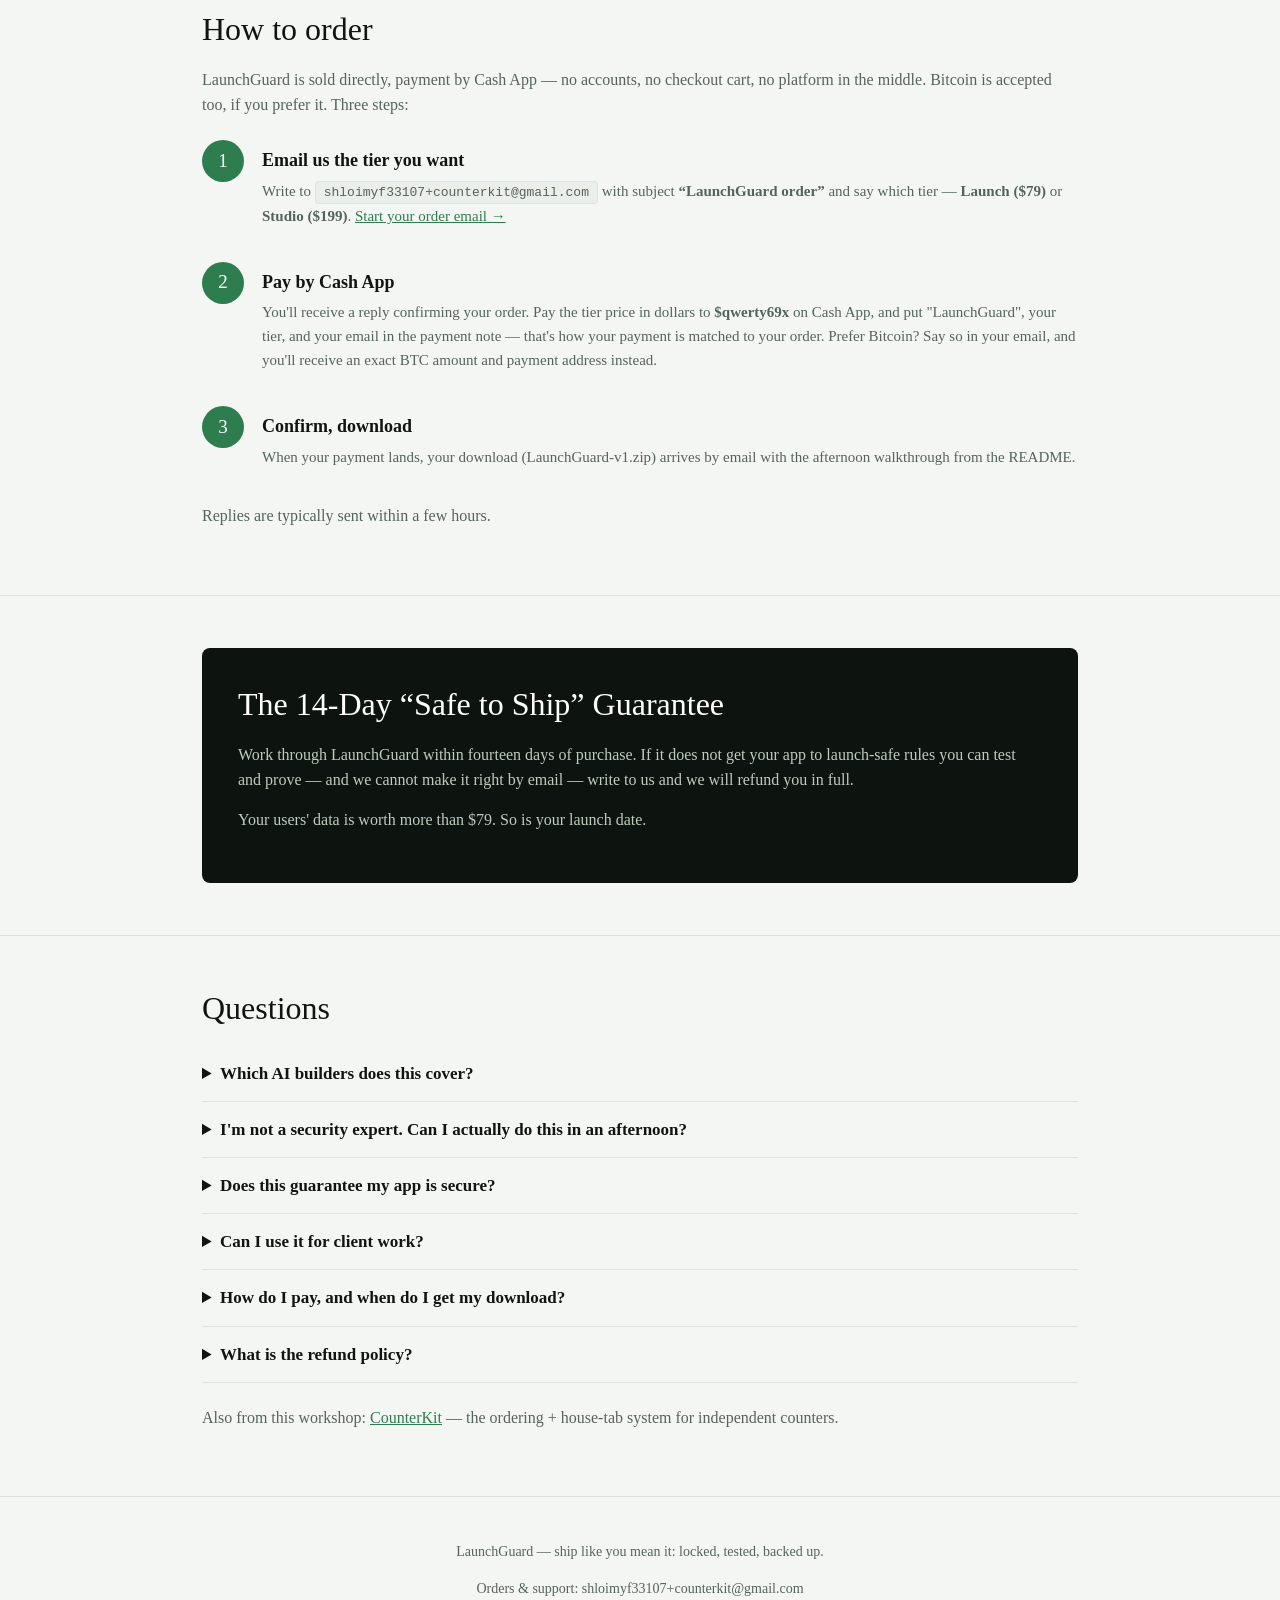
<file: counterkit/launchguard/index.html>
<!DOCTYPE html>
<html lang="en">
<head>
<meta charset="utf-8">
<meta name="viewport" content="width=device-width, initial-scale=1">
<title>LaunchGuard — Firebase Launch &amp; Security Kit for AI-Built Apps</title>
<meta name="description" content="LaunchGuard is the launch-safety packet for Firebase apps built with AI tools: production Firestore rules for 4 app archetypes, launch + security-audit checklists, the 12 AI-builder holes and their fixes, and a rules unit-test starter. One purchase — $79.">
<link rel="canonical" href="https://shloimyzf.github.io/pls/counterkit/launchguard/">
<meta property="og:type" content="website">
<meta property="og:site_name" content="LaunchGuard">
<meta property="og:title" content="LaunchGuard — Your AI built the app. Now make it safe to ship.">
<meta property="og:description" content="Production Firestore rules, launch checklists, and rules tests for Firebase apps built with AI Studio, Bolt, Lovable, or Cursor. One purchase — $79.">
<meta property="og:url" content="https://shloimyzf.github.io/pls/counterkit/launchguard/">
<meta property="og:image" content="https://shloimyzf.github.io/pls/counterkit/launchguard/assets/og-image.svg">
<meta name="twitter:card" content="summary_large_image">
<meta name="twitter:image" content="https://shloimyzf.github.io/pls/counterkit/launchguard/assets/og-image.svg">
<style>
  :root{--ink:#101511;--paper:#f4f6f3;--card:#ffffff;--acc:#2e7d4f;--acc-soft:#3fa46a;--muted:#55645a;--line:#dce3dc;--dark:#0d1410;--dark2:#16211a;--bad:#b3402e}
  *{box-sizing:border-box} html{scroll-behavior:smooth}
  body{margin:0;font-family:Georgia,'Times New Roman',serif;background:var(--paper);color:var(--ink);line-height:1.6}
  .sans{font-family:-apple-system,BlinkMacSystemFont,'Segoe UI',Helvetica,Arial,sans-serif}
  .mono{font-family:ui-monospace,Menlo,Consolas,monospace}
  a{color:var(--acc)} .wrap{max-width:920px;margin:0 auto;padding:0 22px}
  header.top{border-bottom:1px solid var(--line);padding:18px 0}
  .brand{font-size:20px;letter-spacing:.14em;text-transform:uppercase}.brand b{color:var(--acc)}
  .hero{padding:72px 0 56px;text-align:center}
  .hero .kicker{font-family:-apple-system,BlinkMacSystemFont,'Segoe UI',Helvetica,Arial,sans-serif;font-size:12px;letter-spacing:.28em;text-transform:uppercase;color:var(--acc);margin-bottom:18px}
  .hero h1{font-size:48px;line-height:1.15;margin:0 0 22px;font-weight:500}
  .hero p.lede{font-size:19px;color:var(--muted);max-width:700px;margin:0 auto 34px}
  .cta{display:inline-block;background:var(--dark);color:#eef3ee;text-decoration:none;padding:15px 34px;border-radius:3px;font-family:-apple-system,BlinkMacSystemFont,'Segoe UI',Helvetica,Arial,sans-serif;font-size:15px;letter-spacing:.06em}
  .cta:hover{background:var(--dark2)} .cta.acc{background:var(--acc);color:#fff}.cta.acc:hover{background:var(--acc-soft)}
  section{padding:52px 0;border-top:1px solid var(--line)}
  h2{font-size:32px;font-weight:500;margin:0 0 18px;line-height:1.25} h3{font-size:20px;font-weight:600;margin:26px 0 8px}
  p{margin:0 0 14px}.muted{color:var(--muted)} ul{margin:0 0 14px;padding-left:20px} li{margin-bottom:7px}
  .codebox{background:var(--dark);color:#d7e2d8;border-radius:8px;padding:24px 28px;font-family:ui-monospace,Menlo,Consolas,monospace;font-size:14.5px;line-height:1.7;overflow-x:auto}
  .codebox .bad{color:#e08a7a}.codebox .cm{color:#7d8f80}
  .grid2{display:grid;grid-template-columns:1fr 1fr;gap:18px}
  .card{background:var(--card);border:1px solid var(--line);border-radius:6px;padding:26px}
  .price-grid{display:grid;grid-template-columns:1fr 1fr;gap:20px;margin-top:26px}
  .price{background:var(--card);border:1px solid var(--line);border-radius:8px;padding:32px 28px}
  .price.featured{border:2px solid var(--acc)}
  .price .tier{font-family:-apple-system,BlinkMacSystemFont,'Segoe UI',Helvetica,Arial,sans-serif;font-size:12px;letter-spacing:.22em;text-transform:uppercase;color:var(--acc)}
  .price .amount{font-size:46px;margin:10px 0 2px}.price .once{color:var(--muted);font-size:14px;margin-bottom:16px}.price ul{font-size:15px}
  .ratebar{background:var(--dark);color:#e3eadf;border-radius:8px;padding:20px 24px;margin-top:26px;font-family:-apple-system,BlinkMacSystemFont,'Segoe UI',Helvetica,Arial,sans-serif;font-size:14px;display:flex;flex-wrap:wrap;gap:8px 28px;align-items:center}
  .ratebar b{color:var(--acc-soft)}
  .ordersteps{margin-top:22px}.ordersteps .os{display:flex;gap:18px;margin-bottom:20px}
  .ordersteps .os .n{flex:0 0 42px;height:42px;border-radius:50%;background:var(--acc);color:#fff;display:flex;align-items:center;justify-content:center;font-size:19px}
  .ordersteps h4{margin:6px 0 4px;font-size:18px}.ordersteps p{color:var(--muted);font-size:15px}
  .addr{font-family:ui-monospace,Menlo,Consolas,monospace;font-size:13px;background:#e9efe9;border:1px solid var(--line);border-radius:4px;padding:3px 8px;word-break:break-all}
  .guarantee{background:var(--dark);color:#e6eee4;border-radius:8px;padding:36px}.guarantee h2{color:#fff}.guarantee p{color:#bfcbbd}
  details{border-bottom:1px solid var(--line);padding:14px 0} summary{cursor:pointer;font-size:17px;font-weight:600}
  details p{color:var(--muted);margin-top:8px;font-size:15px}
  footer{padding:44px 0 60px;border-top:1px solid var(--line);color:var(--muted);font-size:14px;text-align:center}
  @media (max-width:720px){.grid2,.price-grid{grid-template-columns:1fr}.hero h1{font-size:36px}}
</style>
</head>
<body>
<header class="top"><div class="wrap"><div class="brand">Launch<b>Guard</b></div></div></header>

<div class="hero"><div class="wrap">
  <div class="kicker">For Firebase apps built with AI tools</div>
  <h1>Your AI built the app.<br>Now make it safe to ship.</h1>
  <p class="lede">AI Studio, Bolt, Lovable, and Cursor will happily generate a working app on top of Firestore rules that let <em>anyone on the internet</em> read, change, or delete your entire database. LaunchGuard is the packet that fixes that: production rules for four app archetypes, the launch checklist, the security self-audit, and the test starter that proves your rules actually hold — in one afternoon.</p>
  <a class="cta acc" href="#order">Lock it down — $79</a>
  <p class="muted sans" style="font-size:14px;margin-top:16px">One purchase. No subscription. Plain files you own and can read end to end.</p>
</div></div>

<section style="padding:34px 0"><div class="wrap">
  <div style="background:#e7f2ea;border:1px solid #bcd8c3;border-radius:8px;padding:28px 30px;display:flex;flex-wrap:wrap;gap:10px 28px;align-items:center;justify-content:space-between">
    <div>
      <h2 style="margin:0 0 6px;font-size:24px">Start free — the LaunchGuard Free Starter</h2>
      <p class="muted sans" style="margin:0;font-size:15px">The deny-all lockdown rules, the 12 AI-builder holes, and the launch checklist. No email, no account — copy, deploy, breathe.</p>
    </div>
    <a class="cta acc" href="free-starter/">Get the free starter →</a>
  </div>
  <div style="background:#ffffff;border:1px solid var(--line);border-radius:8px;padding:28px 30px;display:flex;flex-wrap:wrap;gap:10px 28px;align-items:center;justify-content:space-between">
    <div>
      <h2 style="margin:0 0 6px;font-size:24px">Not sure if your rules are the problem?</h2>
      <p class="muted sans" style="margin:0;font-size:15px">Run the free Rules Checker — paste your firestore.rules, see the holes in 10 seconds. Runs entirely in your browser; nothing is uploaded.</p>
    </div>
    <a class="cta" href="rules-checker/">Check my rules →</a>
  </div>
</div></section>

<section><div class="wrap">
  <h2>Sound familiar?</h2>
  <div class="codebox">
<span class="cm">// the rules your AI shipped with</span><br>
match /{document=**} {<br>
&nbsp;&nbsp;allow read, write: <span class="bad">if true;</span> <span class="cm">// ← your whole database, open</span><br>
}
  </div>
  <p style="margin-top:20px">That one block means: no login needed to dump every user record, rewrite any price, promote any account to admin, or delete everything — with a single API call from a browser console. "Test mode" rules expire after 30 days; teams routinely re-open them to keep building and forget. Launch day is not when you want to find out.</p>
  <p>Locking this down properly is not a one-line change. Owners, roles, field allowlists, server-only status changes, size caps, App Check, backups, claim management — each archetype fails differently. LaunchGuard is that work, done once, written to be adapted in an afternoon.</p>
</div></section>

<section><div class="wrap">
  <h2>What’s inside</h2>
  <div class="grid2">
    <div class="card">
      <h3 style="margin-top:0">Production rules — 4 archetypes</h3>
      <ul>
        <li><b>SaaS</b> — user-owned docs + owner/member/admin roles via custom claims</li>
        <li><b>Content app</b> — public-read / user-write posts &amp; comments, moderation flags</li>
        <li><b>E-commerce</b> — orders with server-only status transitions; customers can't self-refund</li>
        <li><b>Deny-all migration</b> — the safe path from wide-open rules to locked, without downtime</li>
        <li>Shared helpers: sign-in/owner/role checks, create-field allowlists, payload size caps</li>
      </ul>
      <h3>The checklists</h3>
      <ul>
        <li><b>Launch checklist</b> — rules, App Check, auth settings, backups &amp; point-in-time recovery, indexes, quota alerts, monitoring</li>
        <li><b>Security self-audit</b> — answer, find the hole, jump to the fix in the kit</li>
        <li><b>The 12 AI-builder holes</b> — the recurring failures in AI-generated Firebase apps, each with its fix</li>
      </ul>
    </div>
    <div class="card">
      <h3 style="margin-top:0">Proof, not promises</h3>
      <ul>
        <li><b>Rules unit-test starter</b> — <span class="mono">@firebase/rules-unit-testing</span> suite with real assertions: owners pass, strangers fail, role escalation blocked</li>
        <li>Emulator run guide — watch the tests prove it before you deploy</li>
      </ul>
      <h3>The guides</h3>
      <ul>
        <li><b>App Check</b> — setup for web/Android/iOS and the safe enforcement order</li>
        <li><b>Custom claims</b> — a commented Admin SDK script for setting roles properly</li>
        <li><b>Backups</b> — scheduled exports + PITR, so a bad deploy isn't a bad week</li>
      </ul>
      <h3>Not for</h3>
      <ul>
        <li>Apps not on Firebase/Firestore</li>
        <li>Anyone wanting a guarantee of "secure" — this is launch-safe patterns + verification, not an audit or legal advice</li>
      </ul>
    </div>
  </div>
</div></section>

<section id="pricing"><div class="wrap">
  <h2>Pricing — one purchase, forever</h2>
  <div class="price-grid">
    <div class="price">
      <div class="tier">Launch</div>
      <div class="amount">$79</div>
      <div class="once">one-time</div>
      <ul>
        <li>The complete LaunchGuard v1 packet</li>
        <li>For <b>one project</b></li>
        <li>30 days of setup assistance by email</li>
        <li>v1.x refinements for 12 months</li>
      </ul>
      <a class="cta" href="#order">Order Launch</a>
    </div>
    <div class="price featured">
      <div class="tier">Studio</div>
      <div class="amount">$199</div>
      <div class="once">one-time</div>
      <ul>
        <li>Everything in Launch</li>
        <li>For <b>up to 5 projects</b> — client work included</li>
        <li>Priority setup assistance by email</li>
        <li>v1.x refinements for 12 months</li>
      </ul>
      <a class="cta acc" href="#order">Order Studio</a>
    </div>
  </div>
  <div class="ratebar">
    <span>Pay by <b>Cash App</b> — <b>$qwerty69x</b> · plain dollars, no conversion</span>
    <span>Bitcoin also accepted — live rate: <b id="btc-rate">loading…</b></span>
    <span>Launch ≈ <b id="btc-79">—</b></span>
    <span>Studio ≈ <b id="btc-199">—</b></span>
  </div>
</div></section>

<section id="order"><div class="wrap">
  <h2>How to order</h2>
  <p class="muted">LaunchGuard is sold directly, payment by Cash App — no accounts, no checkout cart, no platform in the middle. Bitcoin is accepted too, if you prefer it. Three steps:</p>
  <div class="ordersteps">
    <div class="os"><div class="n">1</div><div>
      <h4>Email us the tier you want</h4>
      <p>Write to <span class="addr">shloimyf33107+counterkit@gmail.com</span> with subject <b>“LaunchGuard order”</b> and say which tier — <b>Launch ($79)</b> or <b>Studio ($199)</b>. <a href="mailto:shloimyf33107+counterkit@gmail.com?subject=LaunchGuard%20order">Start your order email →</a></p>
    </div></div>
    <div class="os"><div class="n">2</div><div>
      <h4>Pay by Cash App</h4>
      <p>You'll receive a reply confirming your order. Pay the tier price in dollars to <b>$qwerty69x</b> on Cash App, and put "LaunchGuard", your tier, and your email in the payment note — that's how your payment is matched to your order. Prefer Bitcoin? Say so in your email, and you'll receive an exact BTC amount and payment address instead.</p>
    </div></div>
    <div class="os"><div class="n">3</div><div>
      <h4>Confirm, download</h4>
      <p>When your payment lands, your download (LaunchGuard-v1.zip) arrives by email with the afternoon walkthrough from the README.</p>
    </div></div>
  </div>
  <p class="muted">Replies are typically sent within a few hours.</p>
</div></section>

<section><div class="wrap">
  <div class="guarantee">
    <h2>The 14-Day “Safe to Ship” Guarantee</h2>
    <p>Work through LaunchGuard within fourteen days of purchase. If it does not get your app to launch-safe rules you can test and prove — and we cannot make it right by email — write to us and we will refund you in full.</p>
    <p>Your users' data is worth more than $79. So is your launch date.</p>
  </div>
</div></section>

<section><div class="wrap">
  <h2>Questions</h2>
  <details><summary>Which AI builders does this cover?</summary><p>Any Firebase app, however it was written — the holes LaunchGuard fixes are the ones AI Studio, Bolt, Lovable, Cursor, and hand-rolled starter templates most often ship. If your app runs on Firestore, the archetypes adapt.</p></details>
  <details><summary>I'm not a security expert. Can I actually do this in an afternoon?</summary><p>That's the design target. Pick the archetype closest to your app, adapt the marked sections (names, fields, roles), run the test starter against the emulator, then work the launch checklist top to bottom.</p></details>
  <details><summary>Does this guarantee my app is secure?</summary><p>No — and distrust anyone who sells that. LaunchGuard gives you production-grade patterns, a self-audit, and tests that prove the rules behave. Your app logic still needs your eyes; the checklist tells you where to point them.</p></details>
  <details><summary>Can I use it for client work?</summary><p>Yes, on the Studio tier (up to 5 projects). Launch covers one of your own projects.</p></details>
  <details><summary>How do I pay, and when do I get my download?</summary><p>Payment is by Cash App, arranged personally by email (see “How to order”). Pay the tier price in dollars to $qwerty69x with your tier and email in the payment note — once the payment lands, the download is emailed to you. Bitcoin is also accepted on request.</p></details>
  <details><summary>What is the refund policy?</summary><p>The 14-Day “Safe to Ship” Guarantee above. Refunds are issued via Cash App to the account you paid from (or in Bitcoin, if you paid in Bitcoin).</p></details>
  <p class="muted" style="margin-top:22px">Also from this workshop: <a href="../">CounterKit</a> — the ordering + house-tab system for independent counters.</p>
</div></section>

<footer><div class="wrap">
  <p>LaunchGuard — ship like you mean it: locked, tested, backed up.</p>
  <p>Orders &amp; support: shloimyf33107+counterkit@gmail.com</p>
</div></footer>

<script>
(function(){
  function fmt(n){return n.toFixed(8).replace(/0+$/,'').replace(/\.$/,'');}
  fetch('https://mempool.space/api/v1/prices')
    .then(function(r){return r.json();})
    .then(function(d){
      var usd=d.USD; if(!usd) throw new Error('no rate');
      document.getElementById('btc-rate').textContent='$'+usd.toLocaleString('en-US');
      document.getElementById('btc-79').textContent=fmt(79/usd)+' BTC';
      document.getElementById('btc-199').textContent=fmt(199/usd)+' BTC';
    })
    .catch(function(){document.getElementById('btc-rate').textContent='unavailable right now';});
})();
</script>
</body>
</html>
</file>
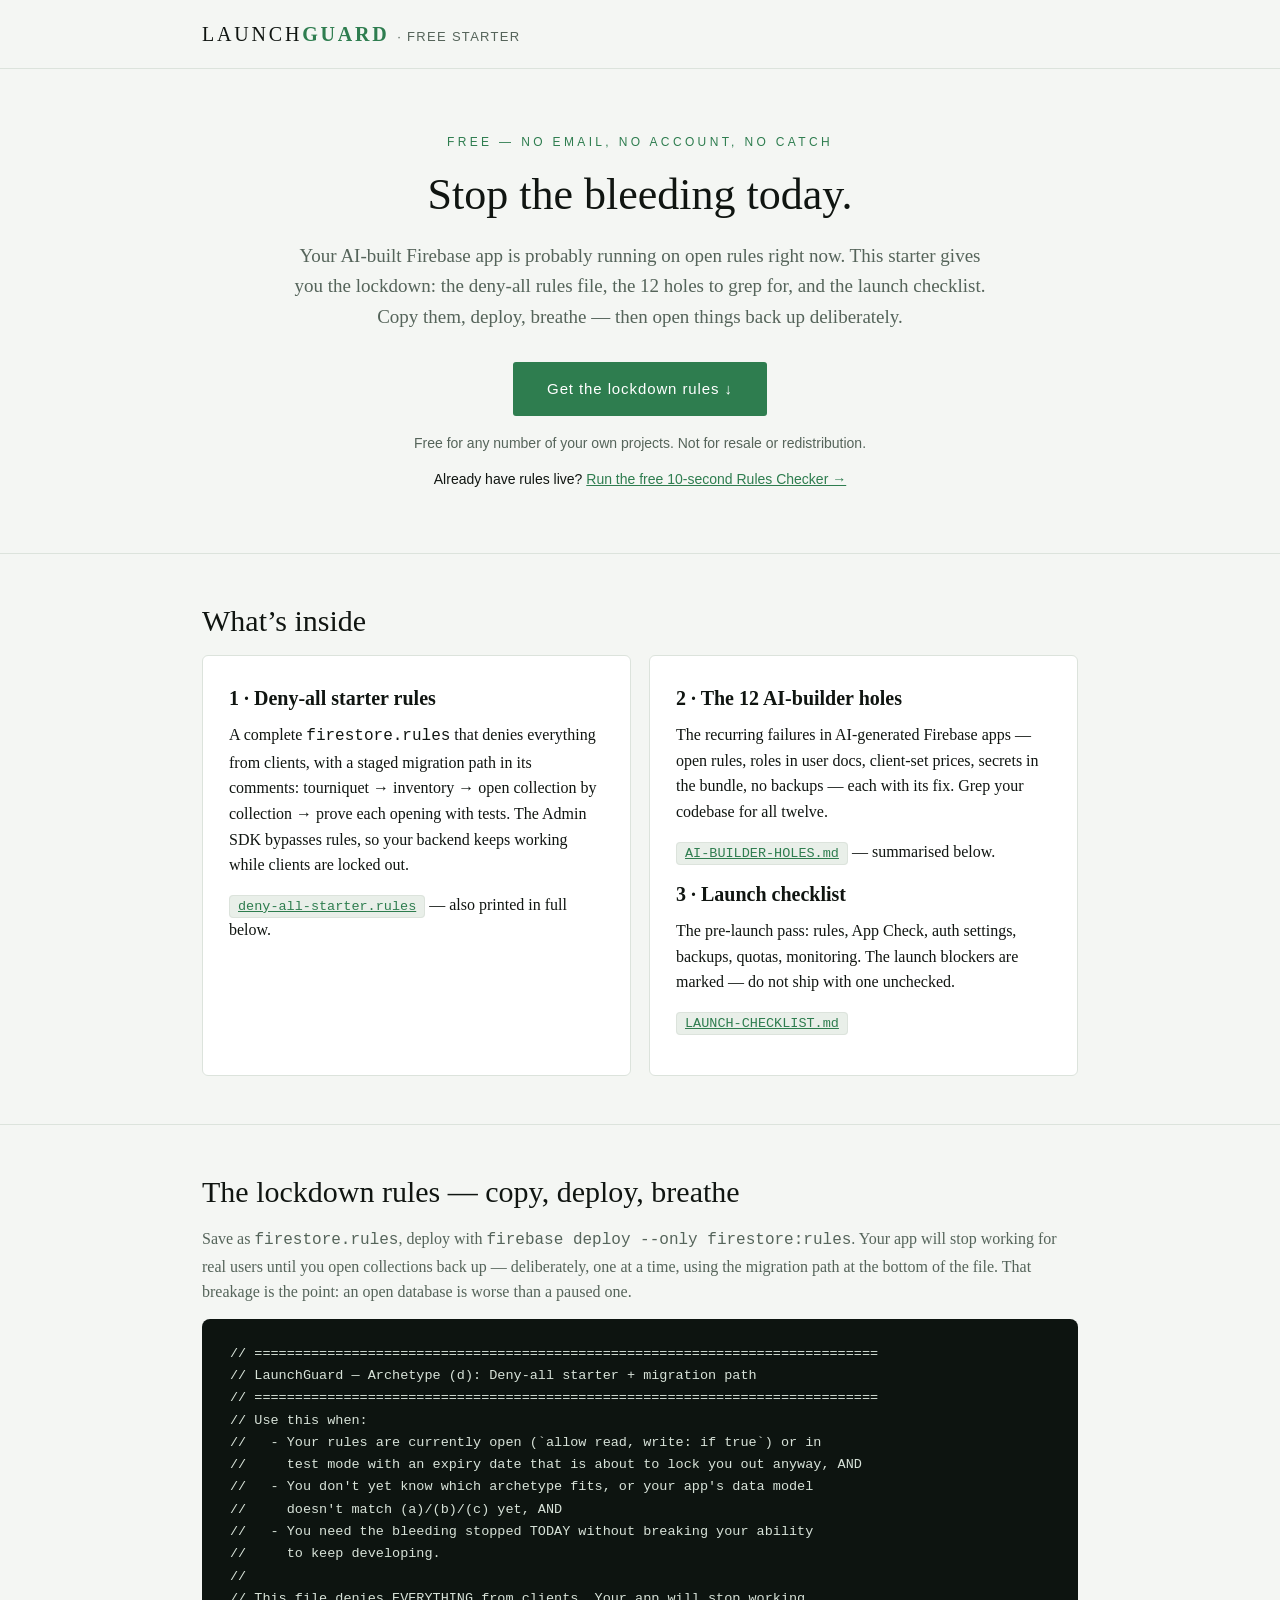
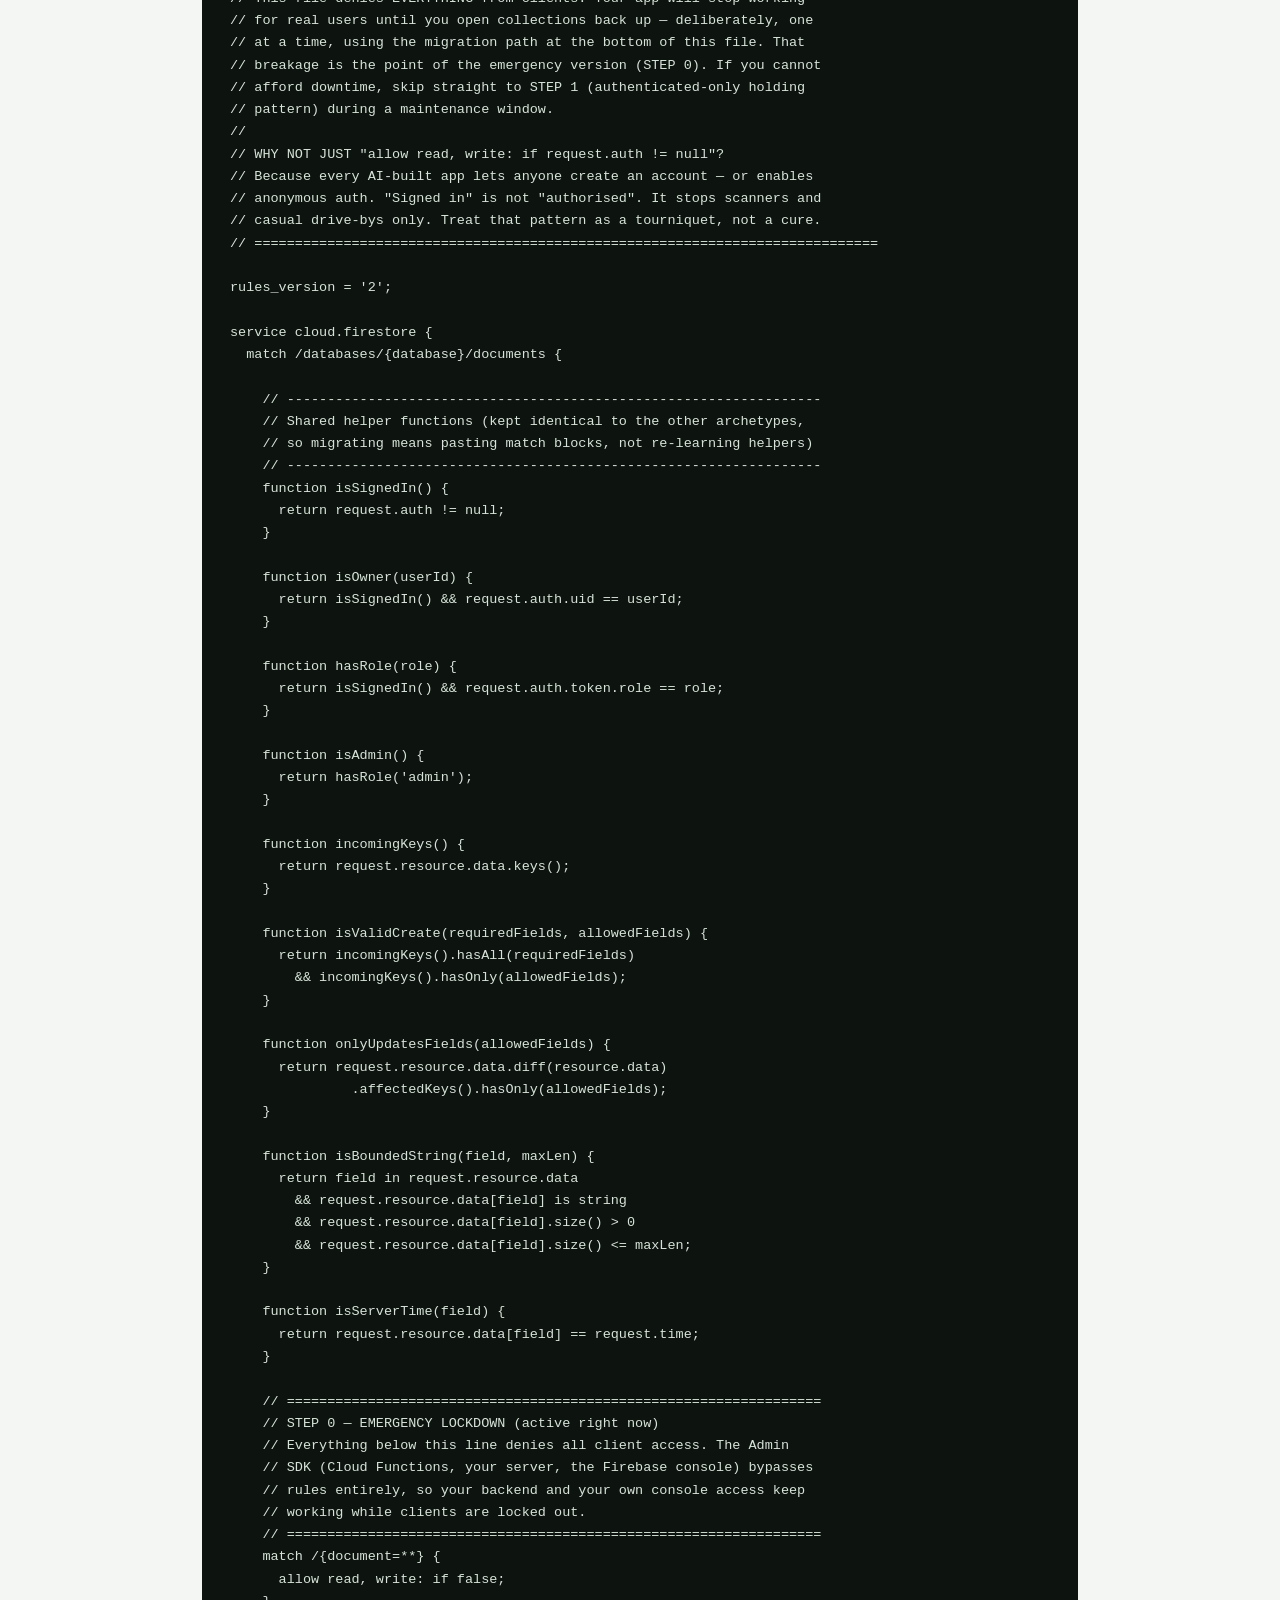
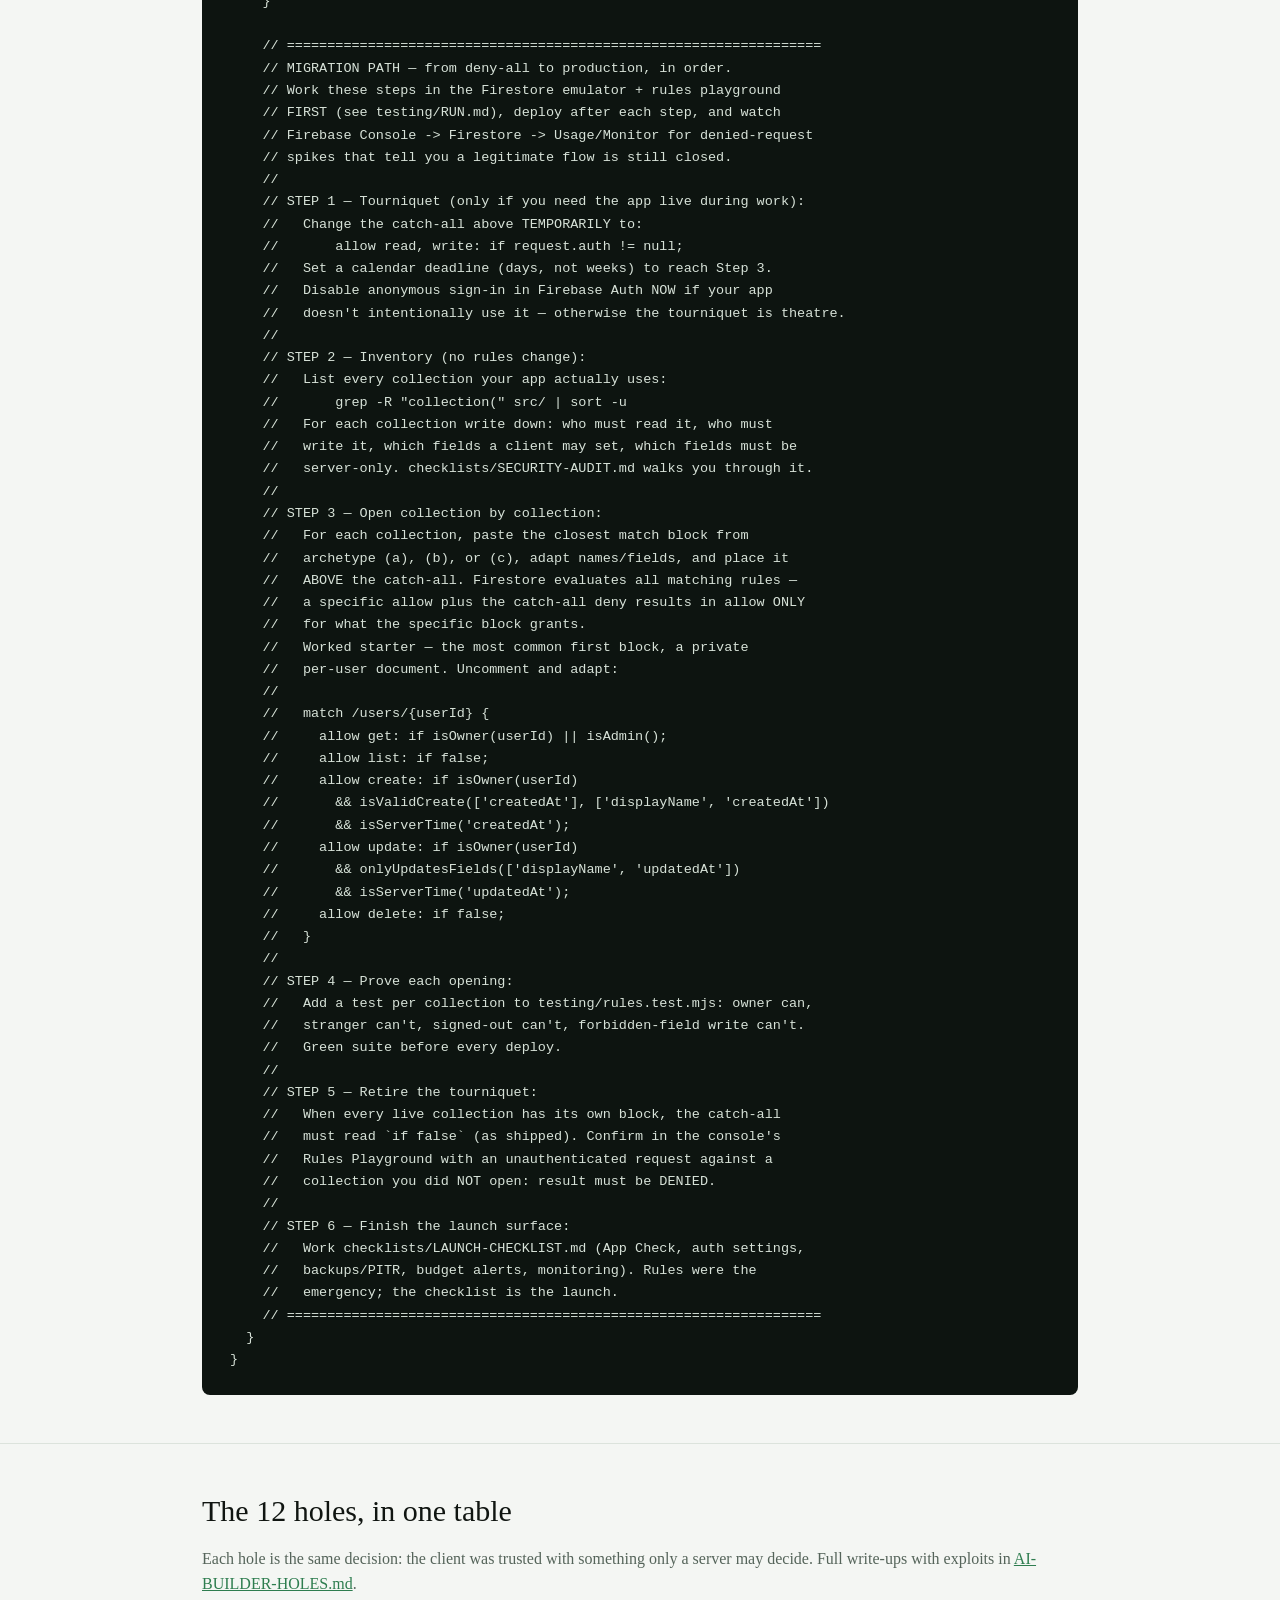
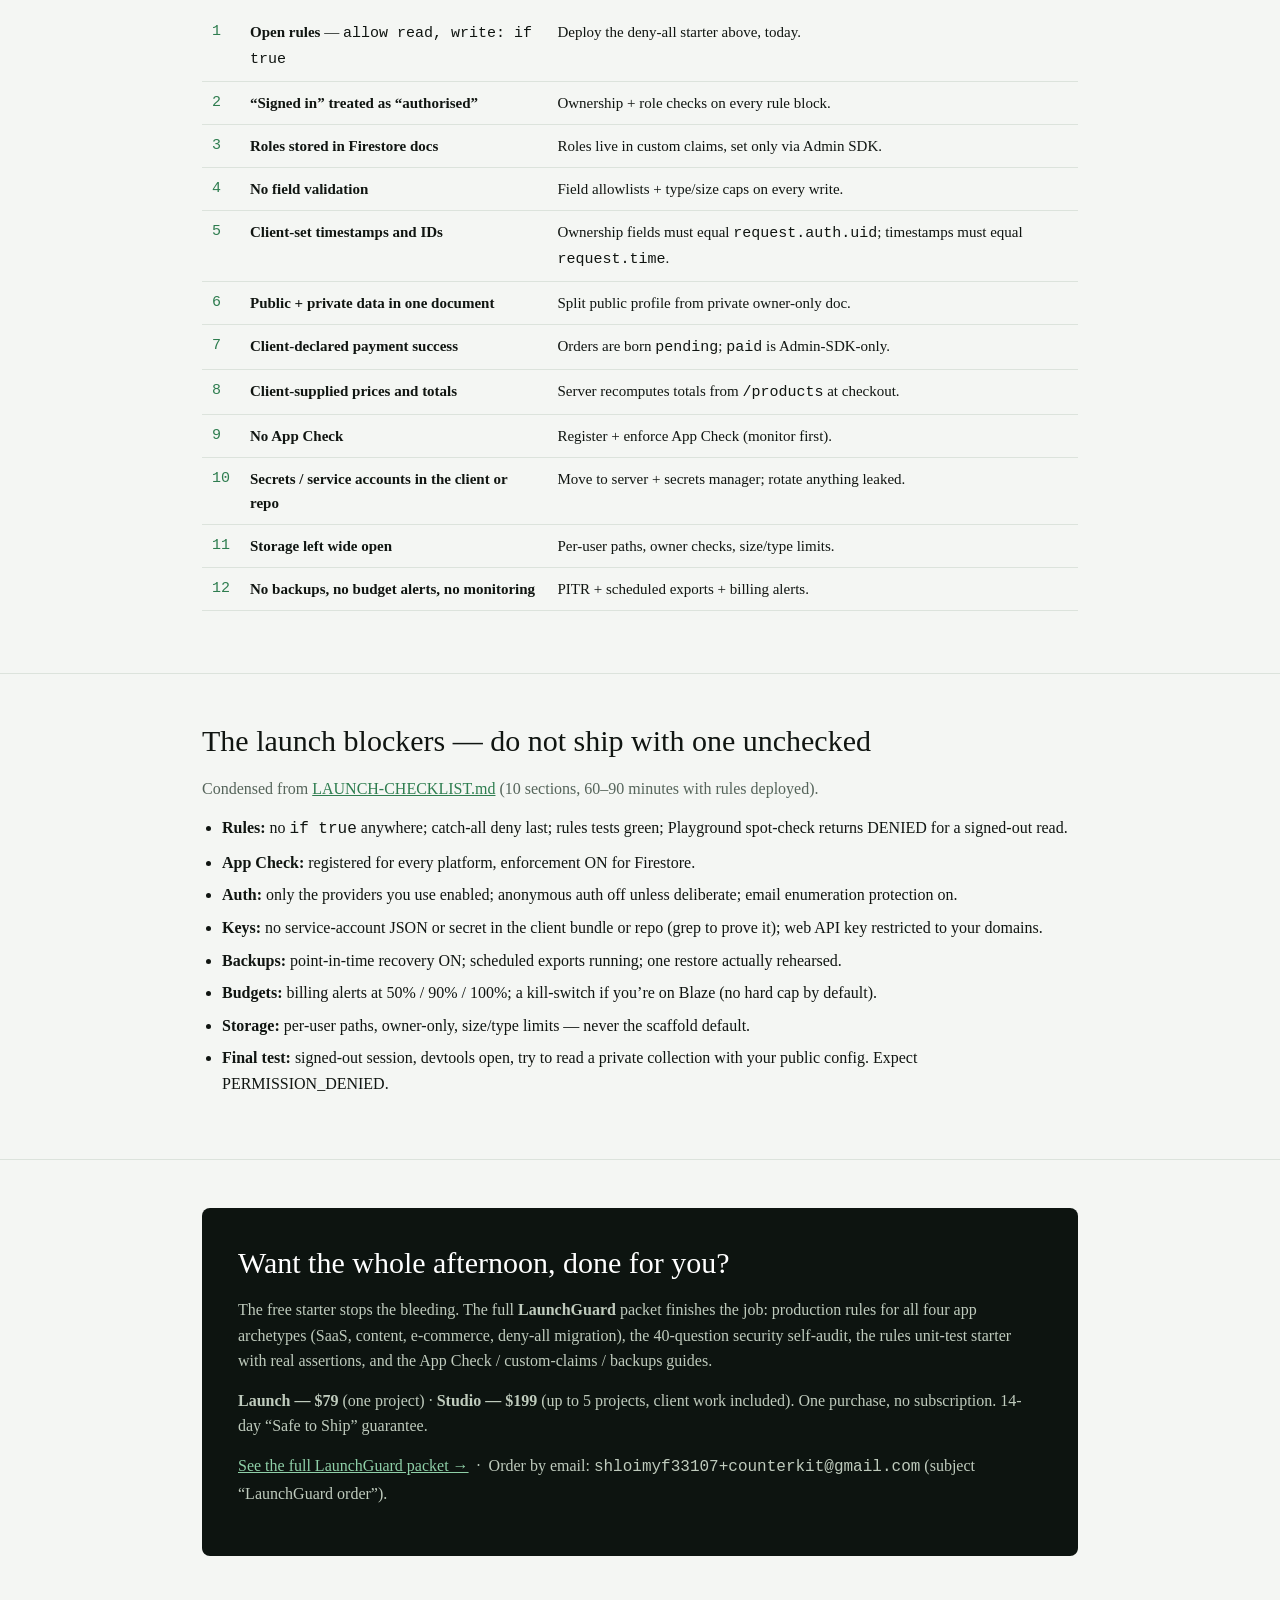
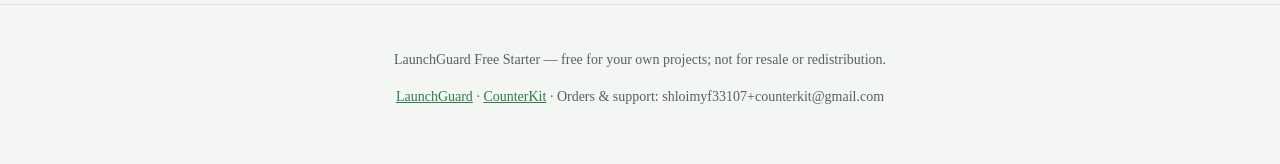
<file: counterkit/launchguard/free-starter/index.html>
<!DOCTYPE html>
<html lang="en">
<head>
<meta charset="utf-8">
<meta name="viewport" content="width=device-width, initial-scale=1">
<title>LaunchGuard Free Starter — stop the bleeding today</title>
<meta name="description" content="Free: the deny-all Firestore lockdown rules, the 12 holes AI-built Firebase apps ship with, and the launch checklist. No email, no account. Copy, deploy, breathe.">
<link rel="canonical" href="https://shloimyzf.github.io/pls/counterkit/launchguard/free-starter/">
<meta property="og:type" content="website">
<meta property="og:site_name" content="LaunchGuard">
<meta property="og:title" content="LaunchGuard Free Starter — stop the bleeding today">
<meta property="og:description" content="The deny-all lockdown rules, the 12 AI-builder holes, and the launch checklist. Free, no email, no account.">
<meta property="og:url" content="https://shloimyzf.github.io/pls/counterkit/launchguard/free-starter/">
<meta property="og:image" content="https://shloimyzf.github.io/pls/counterkit/launchguard/assets/og-image.svg">
<meta name="twitter:card" content="summary_large_image">
<meta name="twitter:image" content="https://shloimyzf.github.io/pls/counterkit/launchguard/assets/og-image.svg">
<style>
  :root{--ink:#101511;--paper:#f4f6f3;--card:#ffffff;--acc:#2e7d4f;--acc-soft:#3fa46a;--muted:#55645a;--line:#dce3dc;--dark:#0d1410;--dark2:#16211a}
  *{box-sizing:border-box} html{scroll-behavior:smooth}
  body{margin:0;font-family:Georgia,'Times New Roman',serif;background:var(--paper);color:var(--ink);line-height:1.6}
  .sans{font-family:-apple-system,BlinkMacSystemFont,'Segoe UI',Helvetica,Arial,sans-serif}
  .mono{font-family:ui-monospace,Menlo,Consolas,monospace}
  a{color:var(--acc)} .wrap{max-width:920px;margin:0 auto;padding:0 22px}
  header.top{border-bottom:1px solid var(--line);padding:18px 0}
  .brand{font-size:20px;letter-spacing:.14em;text-transform:uppercase}.brand b{color:var(--acc)}
  .hero{padding:64px 0 48px;text-align:center}
  .hero .kicker{font-family:-apple-system,BlinkMacSystemFont,'Segoe UI',Helvetica,Arial,sans-serif;font-size:12px;letter-spacing:.28em;text-transform:uppercase;color:var(--acc);margin-bottom:18px}
  .hero h1{font-size:44px;line-height:1.15;margin:0 0 20px;font-weight:500}
  .hero p.lede{font-size:19px;color:var(--muted);max-width:700px;margin:0 auto 30px}
  .cta{display:inline-block;background:var(--dark);color:#eef3ee;text-decoration:none;padding:15px 34px;border-radius:3px;font-family:-apple-system,BlinkMacSystemFont,'Segoe UI',Helvetica,Arial,sans-serif;font-size:15px;letter-spacing:.06em}
  .cta:hover{background:var(--dark2)} .cta.acc{background:var(--acc);color:#fff}.cta.acc:hover{background:var(--acc-soft)}
  section{padding:48px 0;border-top:1px solid var(--line)}
  h2{font-size:30px;font-weight:500;margin:0 0 16px;line-height:1.25} h3{font-size:20px;font-weight:600;margin:26px 0 8px}
  p{margin:0 0 14px}.muted{color:var(--muted)} ul,ol{margin:0 0 14px;padding-left:20px} li{margin-bottom:7px}
  .codebox{background:var(--dark);color:#d7e2d8;border-radius:8px;padding:24px 28px;font-family:ui-monospace,Menlo,Consolas,monospace;font-size:13.5px;line-height:1.65;overflow-x:auto;white-space:pre}
  .grid2{display:grid;grid-template-columns:1fr 1fr;gap:18px}
  .card{background:var(--card);border:1px solid var(--line);border-radius:6px;padding:26px}
  .card h3{margin-top:0}
  .upsell{background:var(--dark);color:#e6eee4;border-radius:8px;padding:36px}.upsell h2{color:#fff}.upsell p{color:#bfcbbd}.upsell a{color:#8fd0a8}
  .filelink{font-family:ui-monospace,Menlo,Consolas,monospace;font-size:13.5px;background:#e9efe9;border:1px solid var(--line);border-radius:4px;padding:3px 8px;word-break:break-all}
  table{width:100%;border-collapse:collapse;font-size:15px;margin:0 0 14px}
  td{padding:9px 10px;border-bottom:1px solid var(--line);vertical-align:top}
  td.n{font-family:ui-monospace,Menlo,Consolas,monospace;color:var(--acc);white-space:nowrap}
  footer{padding:44px 0 60px;border-top:1px solid var(--line);color:var(--muted);font-size:14px;text-align:center}
  @media (max-width:720px){.grid2{grid-template-columns:1fr}.hero h1{font-size:34px}}
</style>
</head>
<body>
<header class="top"><div class="wrap"><div class="brand">Launch<b>Guard</b> <span class="sans" style="font-size:13px;letter-spacing:.1em;color:var(--muted)">· FREE STARTER</span></div></div></header>

<div class="hero"><div class="wrap">
  <div class="kicker">Free — no email, no account, no catch</div>
  <h1>Stop the bleeding today.</h1>
  <p class="lede">Your AI-built Firebase app is probably running on open rules right now. This starter gives you the lockdown: the deny-all rules file, the 12 holes to grep for, and the launch checklist. Copy them, deploy, breathe — then open things back up deliberately.</p>
  <a class="cta acc" href="#rules">Get the lockdown rules ↓</a>
  <p class="muted sans" style="font-size:14px;margin-top:16px">Free for any number of your own projects. Not for resale or redistribution.</p>
  <p class="sans" style="font-size:14px;margin-top:6px">Already have rules live? <a href="../rules-checker/">Run the free 10-second Rules Checker →</a></p>
</div></div>

<section><div class="wrap">
  <h2>What&rsquo;s inside</h2>
  <div class="grid2">
    <div class="card">
      <h3>1 · Deny-all starter rules</h3>
      <p>A complete <span class="mono">firestore.rules</span> that denies everything from clients, with a staged migration path in its comments: tourniquet → inventory → open collection by collection → prove each opening with tests. The Admin SDK bypasses rules, so your backend keeps working while clients are locked out.</p>
      <p><a class="filelink" href="deny-all-starter.rules" download>deny-all-starter.rules</a> — also printed in full below.</p>
    </div>
    <div class="card">
      <h3>2 · The 12 AI-builder holes</h3>
      <p>The recurring failures in AI-generated Firebase apps — open rules, roles in user docs, client-set prices, secrets in the bundle, no backups — each with its fix. Grep your codebase for all twelve.</p>
      <p><a class="filelink" href="AI-BUILDER-HOLES.md" download>AI-BUILDER-HOLES.md</a> — summarised below.</p>
      <h3>3 · Launch checklist</h3>
      <p>The pre-launch pass: rules, App Check, auth settings, backups, quotas, monitoring. The launch blockers are marked — do not ship with one unchecked.</p>
      <p><a class="filelink" href="LAUNCH-CHECKLIST.md" download>LAUNCH-CHECKLIST.md</a></p>
    </div>
  </div>
</div></section>

<section id="rules"><div class="wrap">
  <h2>The lockdown rules — copy, deploy, breathe</h2>
  <p class="muted">Save as <span class="mono">firestore.rules</span>, deploy with <span class="mono">firebase deploy --only firestore:rules</span>. Your app will stop working for real users until you open collections back up — deliberately, one at a time, using the migration path at the bottom of the file. That breakage is the point: an open database is worse than a paused one.</p>
  <div class="codebox">// =============================================================================
// LaunchGuard — Archetype (d): Deny-all starter + migration path
// =============================================================================
// Use this when:
//   - Your rules are currently open (`allow read, write: if true`) or in
//     test mode with an expiry date that is about to lock you out anyway, AND
//   - You don&#x27;t yet know which archetype fits, or your app&#x27;s data model
//     doesn&#x27;t match (a)/(b)/(c) yet, AND
//   - You need the bleeding stopped TODAY without breaking your ability
//     to keep developing.
//
// This file denies EVERYTHING from clients. Your app will stop working
// for real users until you open collections back up — deliberately, one
// at a time, using the migration path at the bottom of this file. That
// breakage is the point of the emergency version (STEP 0). If you cannot
// afford downtime, skip straight to STEP 1 (authenticated-only holding
// pattern) during a maintenance window.
//
// WHY NOT JUST &quot;allow read, write: if request.auth != null&quot;?
// Because every AI-built app lets anyone create an account — or enables
// anonymous auth. &quot;Signed in&quot; is not &quot;authorised&quot;. It stops scanners and
// casual drive-bys only. Treat that pattern as a tourniquet, not a cure.
// =============================================================================

rules_version = &#x27;2&#x27;;

service cloud.firestore {
  match /databases/{database}/documents {

    // ------------------------------------------------------------------
    // Shared helper functions (kept identical to the other archetypes,
    // so migrating means pasting match blocks, not re-learning helpers)
    // ------------------------------------------------------------------
    function isSignedIn() {
      return request.auth != null;
    }

    function isOwner(userId) {
      return isSignedIn() &amp;&amp; request.auth.uid == userId;
    }

    function hasRole(role) {
      return isSignedIn() &amp;&amp; request.auth.token.role == role;
    }

    function isAdmin() {
      return hasRole(&#x27;admin&#x27;);
    }

    function incomingKeys() {
      return request.resource.data.keys();
    }

    function isValidCreate(requiredFields, allowedFields) {
      return incomingKeys().hasAll(requiredFields)
        &amp;&amp; incomingKeys().hasOnly(allowedFields);
    }

    function onlyUpdatesFields(allowedFields) {
      return request.resource.data.diff(resource.data)
               .affectedKeys().hasOnly(allowedFields);
    }

    function isBoundedString(field, maxLen) {
      return field in request.resource.data
        &amp;&amp; request.resource.data[field] is string
        &amp;&amp; request.resource.data[field].size() &gt; 0
        &amp;&amp; request.resource.data[field].size() &lt;= maxLen;
    }

    function isServerTime(field) {
      return request.resource.data[field] == request.time;
    }

    // ==================================================================
    // STEP 0 — EMERGENCY LOCKDOWN (active right now)
    // Everything below this line denies all client access. The Admin
    // SDK (Cloud Functions, your server, the Firebase console) bypasses
    // rules entirely, so your backend and your own console access keep
    // working while clients are locked out.
    // ==================================================================
    match /{document=**} {
      allow read, write: if false;
    }

    // ==================================================================
    // MIGRATION PATH — from deny-all to production, in order.
    // Work these steps in the Firestore emulator + rules playground
    // FIRST (see testing/RUN.md), deploy after each step, and watch
    // Firebase Console -&gt; Firestore -&gt; Usage/Monitor for denied-request
    // spikes that tell you a legitimate flow is still closed.
    //
    // STEP 1 — Tourniquet (only if you need the app live during work):
    //   Change the catch-all above TEMPORARILY to:
    //       allow read, write: if request.auth != null;
    //   Set a calendar deadline (days, not weeks) to reach Step 3.
    //   Disable anonymous sign-in in Firebase Auth NOW if your app
    //   doesn&#x27;t intentionally use it — otherwise the tourniquet is theatre.
    //
    // STEP 2 — Inventory (no rules change):
    //   List every collection your app actually uses:
    //       grep -R &quot;collection(&quot; src/ | sort -u
    //   For each collection write down: who must read it, who must
    //   write it, which fields a client may set, which fields must be
    //   server-only. checklists/SECURITY-AUDIT.md walks you through it.
    //
    // STEP 3 — Open collection by collection:
    //   For each collection, paste the closest match block from
    //   archetype (a), (b), or (c), adapt names/fields, and place it
    //   ABOVE the catch-all. Firestore evaluates all matching rules —
    //   a specific allow plus the catch-all deny results in allow ONLY
    //   for what the specific block grants.
    //   Worked starter — the most common first block, a private
    //   per-user document. Uncomment and adapt:
    //
    //   match /users/{userId} {
    //     allow get: if isOwner(userId) || isAdmin();
    //     allow list: if false;
    //     allow create: if isOwner(userId)
    //       &amp;&amp; isValidCreate([&#x27;createdAt&#x27;], [&#x27;displayName&#x27;, &#x27;createdAt&#x27;])
    //       &amp;&amp; isServerTime(&#x27;createdAt&#x27;);
    //     allow update: if isOwner(userId)
    //       &amp;&amp; onlyUpdatesFields([&#x27;displayName&#x27;, &#x27;updatedAt&#x27;])
    //       &amp;&amp; isServerTime(&#x27;updatedAt&#x27;);
    //     allow delete: if false;
    //   }
    //
    // STEP 4 — Prove each opening:
    //   Add a test per collection to testing/rules.test.mjs: owner can,
    //   stranger can&#x27;t, signed-out can&#x27;t, forbidden-field write can&#x27;t.
    //   Green suite before every deploy.
    //
    // STEP 5 — Retire the tourniquet:
    //   When every live collection has its own block, the catch-all
    //   must read `if false` (as shipped). Confirm in the console&#x27;s
    //   Rules Playground with an unauthenticated request against a
    //   collection you did NOT open: result must be DENIED.
    //
    // STEP 6 — Finish the launch surface:
    //   Work checklists/LAUNCH-CHECKLIST.md (App Check, auth settings,
    //   backups/PITR, budget alerts, monitoring). Rules were the
    //   emergency; the checklist is the launch.
    // ==================================================================
  }
}</div>
</div></section>

<section><div class="wrap">
  <h2>The 12 holes, in one table</h2>
  <p class="muted">Each hole is the same decision: the client was trusted with something only a server may decide. Full write-ups with exploits in <a href="AI-BUILDER-HOLES.md">AI-BUILDER-HOLES.md</a>.</p>
  <table>
    <tr><td class="n">1</td><td><b>Open rules</b> — <span class="mono">allow read, write: if true</span></td><td>Deploy the deny-all starter above, today.</td></tr>
    <tr><td class="n">2</td><td><b>&ldquo;Signed in&rdquo; treated as &ldquo;authorised&rdquo;</b></td><td>Ownership + role checks on every rule block.</td></tr>
    <tr><td class="n">3</td><td><b>Roles stored in Firestore docs</b></td><td>Roles live in custom claims, set only via Admin SDK.</td></tr>
    <tr><td class="n">4</td><td><b>No field validation</b></td><td>Field allowlists + type/size caps on every write.</td></tr>
    <tr><td class="n">5</td><td><b>Client-set timestamps and IDs</b></td><td>Ownership fields must equal <span class="mono">request.auth.uid</span>; timestamps must equal <span class="mono">request.time</span>.</td></tr>
    <tr><td class="n">6</td><td><b>Public + private data in one document</b></td><td>Split public profile from private owner-only doc.</td></tr>
    <tr><td class="n">7</td><td><b>Client-declared payment success</b></td><td>Orders are born <span class="mono">pending</span>; <span class="mono">paid</span> is Admin-SDK-only.</td></tr>
    <tr><td class="n">8</td><td><b>Client-supplied prices and totals</b></td><td>Server recomputes totals from <span class="mono">/products</span> at checkout.</td></tr>
    <tr><td class="n">9</td><td><b>No App Check</b></td><td>Register + enforce App Check (monitor first).</td></tr>
    <tr><td class="n">10</td><td><b>Secrets / service accounts in the client or repo</b></td><td>Move to server + secrets manager; rotate anything leaked.</td></tr>
    <tr><td class="n">11</td><td><b>Storage left wide open</b></td><td>Per-user paths, owner checks, size/type limits.</td></tr>
    <tr><td class="n">12</td><td><b>No backups, no budget alerts, no monitoring</b></td><td>PITR + scheduled exports + billing alerts.</td></tr>
  </table>
</div></section>

<section><div class="wrap">
  <h2>The launch blockers — do not ship with one unchecked</h2>
  <p class="muted">Condensed from <a href="LAUNCH-CHECKLIST.md">LAUNCH-CHECKLIST.md</a> (10 sections, 60–90 minutes with rules deployed).</p>
  <ul>
    <li><b>Rules:</b> no <span class="mono">if true</span> anywhere; catch-all deny last; rules tests green; Playground spot-check returns DENIED for a signed-out read.</li>
    <li><b>App Check:</b> registered for every platform, enforcement ON for Firestore.</li>
    <li><b>Auth:</b> only the providers you use enabled; anonymous auth off unless deliberate; email enumeration protection on.</li>
    <li><b>Keys:</b> no service-account JSON or secret in the client bundle or repo (grep to prove it); web API key restricted to your domains.</li>
    <li><b>Backups:</b> point-in-time recovery ON; scheduled exports running; one restore actually rehearsed.</li>
    <li><b>Budgets:</b> billing alerts at 50% / 90% / 100%; a kill-switch if you&rsquo;re on Blaze (no hard cap by default).</li>
    <li><b>Storage:</b> per-user paths, owner-only, size/type limits — never the scaffold default.</li>
    <li><b>Final test:</b> signed-out session, devtools open, try to read a private collection with your public config. Expect PERMISSION_DENIED.</li>
  </ul>
</div></section>

<section><div class="wrap">
  <div class="upsell">
    <h2>Want the whole afternoon, done for you?</h2>
    <p>The free starter stops the bleeding. The full <b>LaunchGuard</b> packet finishes the job: production rules for all four app archetypes (SaaS, content, e-commerce, deny-all migration), the 40-question security self-audit, the rules unit-test starter with real assertions, and the App Check / custom-claims / backups guides.</p>
    <p><b>Launch — $79</b> (one project) · <b>Studio — $199</b> (up to 5 projects, client work included). One purchase, no subscription. 14-day &ldquo;Safe to Ship&rdquo; guarantee.</p>
    <p><a href="../">See the full LaunchGuard packet →</a> &nbsp;·&nbsp; Order by email: <span class="mono">shloimyf33107+counterkit@gmail.com</span> (subject &ldquo;LaunchGuard order&rdquo;).</p>
  </div>
</div></section>

<footer><div class="wrap">
  <p>LaunchGuard Free Starter — free for your own projects; not for resale or redistribution.</p>
  <p><a href="../">LaunchGuard</a> · <a href="../../">CounterKit</a> · Orders &amp; support: shloimyf33107+counterkit@gmail.com</p>
</div></footer>
</body>
</html>
</file>
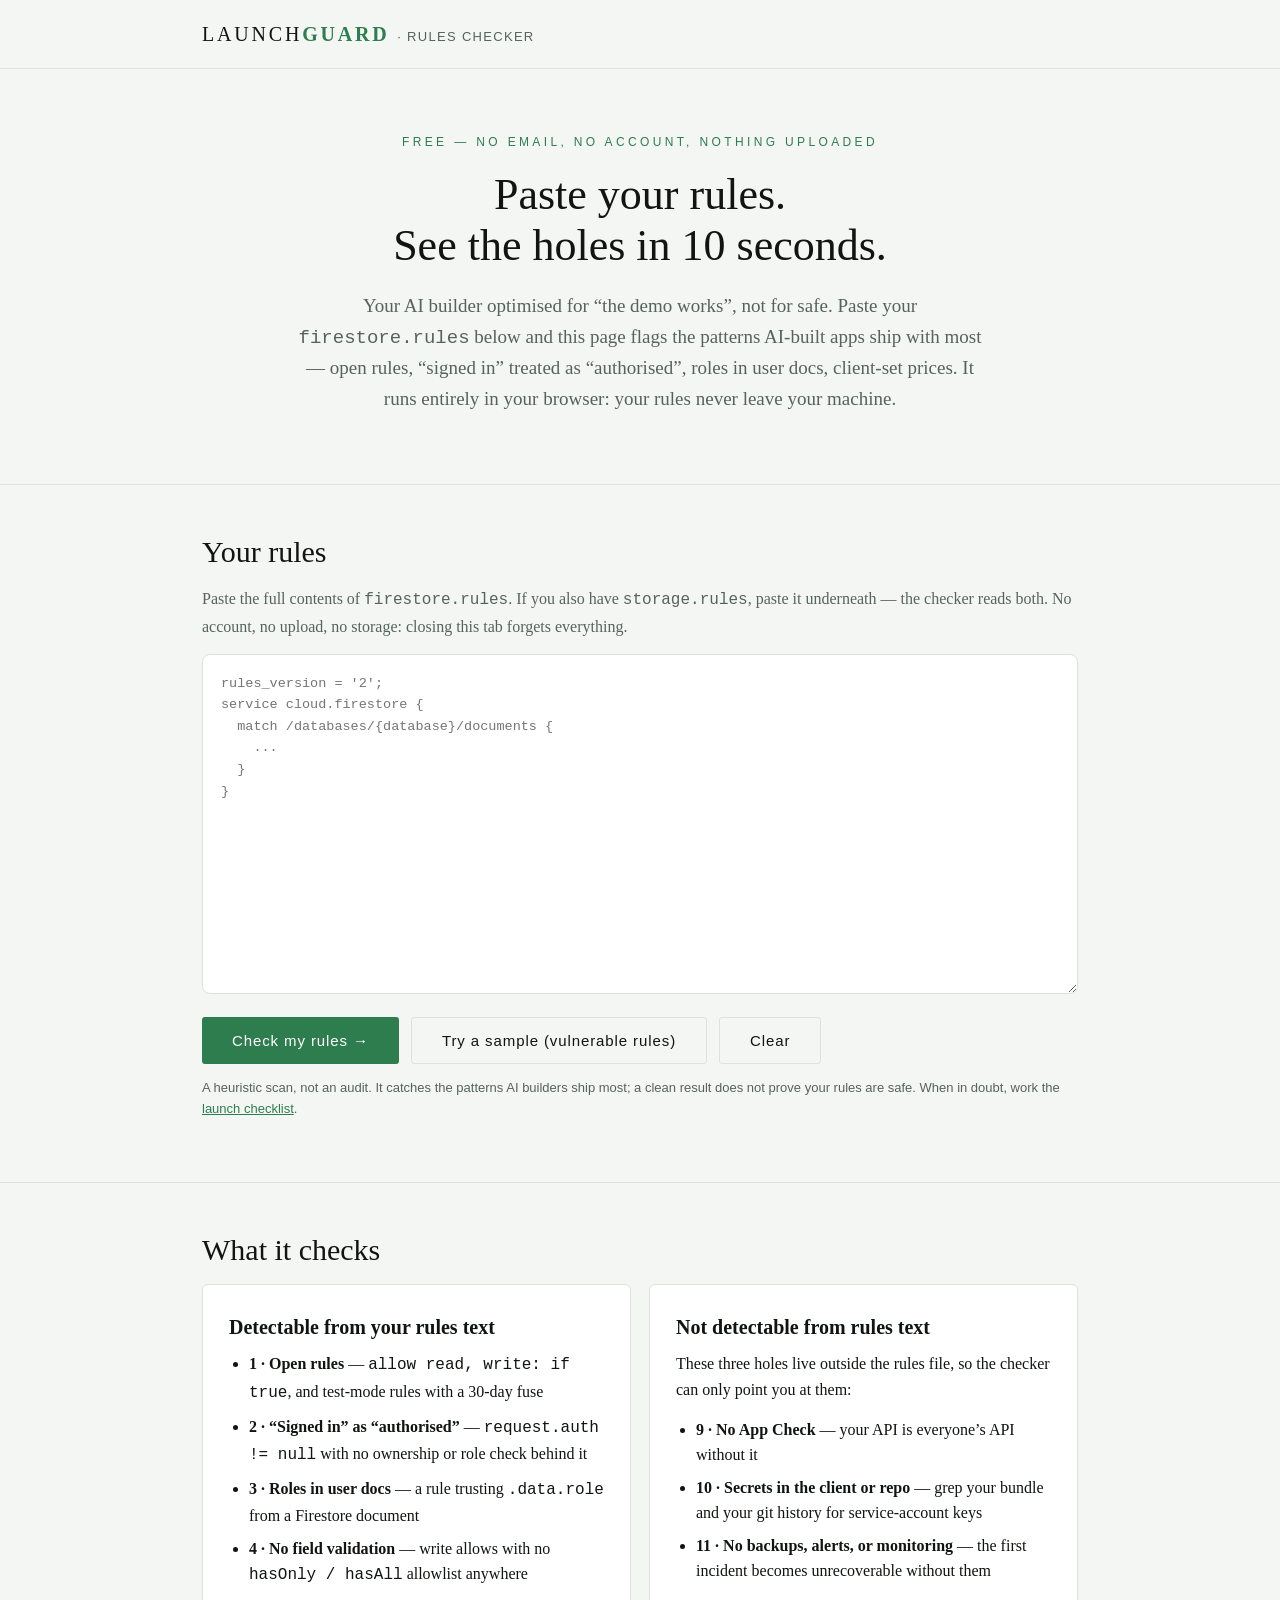
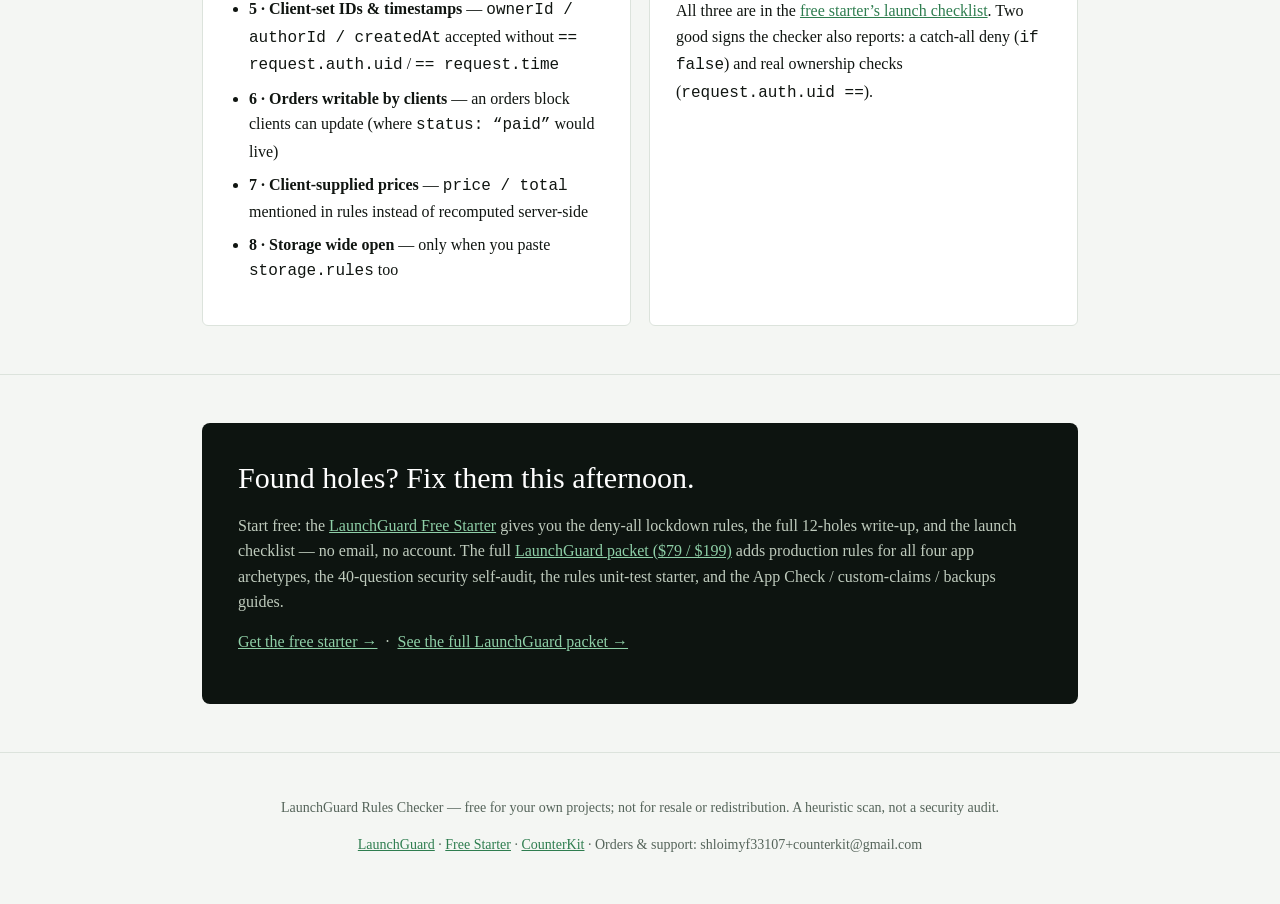
<file: counterkit/launchguard/rules-checker/index.html>
<!DOCTYPE html>
<html lang="en">
<head>
<meta charset="utf-8">
<meta name="viewport" content="width=device-width, initial-scale=1">
<title>Firebase Rules Checker — paste your rules, see the holes in 10 seconds</title>
<meta name="description" content="Free: paste your Firestore rules and this page flags the holes AI-built Firebase apps ship with most — open rules, auth-only checks, roles in user docs, client-set prices. Runs entirely in your browser. Nothing is uploaded.">
<link rel="canonical" href="https://shloimyzf.github.io/pls/counterkit/launchguard/rules-checker/">
<meta property="og:type" content="website">
<meta property="og:site_name" content="LaunchGuard">
<meta property="og:title" content="Firebase Rules Checker — paste your rules, see the holes in 10 seconds">
<meta property="og:description" content="Free heuristic scan for the 12 holes AI-built Firebase apps ship with. Runs entirely in your browser — nothing is uploaded.">
<meta property="og:url" content="https://shloimyzf.github.io/pls/counterkit/launchguard/rules-checker/">
<meta property="og:image" content="https://shloimyzf.github.io/pls/counterkit/launchguard/assets/og-image.svg">
<meta name="twitter:card" content="summary_large_image">
<meta name="twitter:image" content="https://shloimyzf.github.io/pls/counterkit/launchguard/assets/og-image.svg">
<style>
  :root{--ink:#101511;--paper:#f4f6f3;--card:#ffffff;--acc:#2e7d4f;--acc-soft:#3fa46a;--muted:#55645a;--line:#dce3dc;--dark:#0d1410;--dark2:#16211a;--bad:#b3402e;--bad-bg:#fbeeea;--ok-bg:#e7f2ea;--warn-bg:#fdf6e3;--warn:#8a6d1b}
  *{box-sizing:border-box} html{scroll-behavior:smooth}
  body{margin:0;font-family:Georgia,'Times New Roman',serif;background:var(--paper);color:var(--ink);line-height:1.6}
  .sans{font-family:-apple-system,BlinkMacSystemFont,'Segoe UI',Helvetica,Arial,sans-serif}
  .mono{font-family:ui-monospace,Menlo,Consolas,monospace}
  a{color:var(--acc)} .wrap{max-width:920px;margin:0 auto;padding:0 22px}
  header.top{border-bottom:1px solid var(--line);padding:18px 0}
  .brand{font-size:20px;letter-spacing:.14em;text-transform:uppercase}.brand b{color:var(--acc)}
  .hero{padding:64px 0 40px;text-align:center}
  .hero .kicker{font-family:-apple-system,BlinkMacSystemFont,'Segoe UI',Helvetica,Arial,sans-serif;font-size:12px;letter-spacing:.28em;text-transform:uppercase;color:var(--acc);margin-bottom:18px}
  .hero h1{font-size:44px;line-height:1.15;margin:0 0 20px;font-weight:500}
  .hero p.lede{font-size:19px;color:var(--muted);max-width:700px;margin:0 auto 30px}
  section{padding:48px 0;border-top:1px solid var(--line)}
  h2{font-size:30px;font-weight:500;margin:0 0 16px;line-height:1.25} h3{font-size:20px;font-weight:600;margin:26px 0 8px}
  p{margin:0 0 14px}.muted{color:var(--muted)} ul,ol{margin:0 0 14px;padding-left:20px} li{margin-bottom:7px}
  textarea{width:100%;min-height:340px;border:1px solid var(--line);border-radius:8px;padding:18px;font-family:ui-monospace,Menlo,Consolas,monospace;font-size:13.5px;line-height:1.6;background:var(--card);color:var(--ink);resize:vertical}
  textarea:focus{outline:2px solid var(--acc);outline-offset:1px}
  .btnrow{display:flex;flex-wrap:wrap;gap:12px;margin-top:16px}
  .cta{display:inline-block;background:var(--dark);color:#eef3ee;text-decoration:none;padding:14px 30px;border-radius:3px;font-family:-apple-system,BlinkMacSystemFont,'Segoe UI',Helvetica,Arial,sans-serif;font-size:15px;letter-spacing:.06em;border:0;cursor:pointer}
  .cta:hover{background:var(--dark2)} .cta.acc{background:var(--acc);color:#fff}.cta.acc:hover{background:var(--acc-soft)}
  .cta.ghost{background:transparent;color:var(--ink);border:1px solid var(--line)}
  .cta.ghost:hover{background:#e9efe9}
  .verdict{border-radius:8px;padding:22px 26px;margin:0 0 14px;border:1px solid var(--line);background:var(--card)}
  .verdict.found{background:var(--bad-bg);border-color:#eec5bd}
  .verdict.ok{background:var(--ok-bg);border-color:#bcd8c3}
  .verdict.unknown{background:var(--warn-bg);border-color:#e8d9a8}
  .verdict .tag{display:inline-block;font-family:-apple-system,BlinkMacSystemFont,'Segoe UI',Helvetica,Arial,sans-serif;font-size:11px;letter-spacing:.14em;text-transform:uppercase;padding:3px 9px;border-radius:3px;margin-bottom:8px}
  .verdict.found .tag{background:var(--bad);color:#fff}
  .verdict.ok .tag{background:var(--acc);color:#fff}
  .verdict.unknown .tag{background:var(--warn);color:#fff}
  .verdict h3{margin:0 0 4px}
  .verdict p{margin:0;font-size:15px}
  .verdict p.fix{margin-top:8px;color:var(--muted)}
  .score{border-radius:8px;padding:28px 30px;margin-bottom:22px;font-family:-apple-system,BlinkMacSystemFont,'Segoe UI',Helvetica,Arial,sans-serif}
  .score.bad{background:var(--bad-bg);border:1px solid #eec5bd}
  .score.good{background:var(--ok-bg);border:1px solid #bcd8c3}
  .score h2{margin:0 0 6px}.score p{margin:0}
  .upsell{background:var(--dark);color:#e6eee4;border-radius:8px;padding:36px}.upsell h2{color:#fff}.upsell p{color:#bfcbbd}.upsell a{color:#8fd0a8}
  .grid2{display:grid;grid-template-columns:1fr 1fr;gap:18px}
  .card{background:var(--card);border:1px solid var(--line);border-radius:6px;padding:26px}
  .card h3{margin-top:0}
  footer{padding:44px 0 60px;border-top:1px solid var(--line);color:var(--muted);font-size:14px;text-align:center}
  @media (max-width:720px){.grid2{grid-template-columns:1fr}.hero h1{font-size:34px}}
</style>
</head>
<body>
<header class="top"><div class="wrap"><div class="brand">Launch<b>Guard</b> <span class="sans" style="font-size:13px;letter-spacing:.1em;color:var(--muted)">· RULES CHECKER</span></div></div></header>

<div class="hero"><div class="wrap">
  <div class="kicker">Free — no email, no account, nothing uploaded</div>
  <h1>Paste your rules.<br>See the holes in 10 seconds.</h1>
  <p class="lede">Your AI builder optimised for &ldquo;the demo works&rdquo;, not for safe. Paste your <span class="mono">firestore.rules</span> below and this page flags the patterns AI-built apps ship with most — open rules, &ldquo;signed in&rdquo; treated as &ldquo;authorised&rdquo;, roles in user docs, client-set prices. It runs entirely in your browser: your rules never leave your machine.</p>
</div></div>

<section><div class="wrap">
  <h2>Your rules</h2>
  <p class="muted">Paste the full contents of <span class="mono">firestore.rules</span>. If you also have <span class="mono">storage.rules</span>, paste it underneath — the checker reads both. No account, no upload, no storage: closing this tab forgets everything.</p>
  <textarea id="rules" spellcheck="false" placeholder="rules_version = '2';
service cloud.firestore {
  match /databases/{database}/documents {
    ...
  }
}"></textarea>
  <div class="btnrow">
    <button class="cta acc" id="checkBtn" type="button">Check my rules →</button>
    <button class="cta ghost" id="sampleBtn" type="button">Try a sample (vulnerable rules)</button>
    <button class="cta ghost" id="clearBtn" type="button">Clear</button>
  </div>
  <p class="muted sans" style="font-size:13px;margin-top:14px">A heuristic scan, not an audit. It catches the patterns AI builders ship most; a clean result does not prove your rules are safe. When in doubt, work the <a href="../free-starter/">launch checklist</a>.</p>
</div></section>

<section id="results" style="display:none"><div class="wrap">
  <div id="scoreBox" class="score"></div>
  <div id="verdicts"></div>
</div></section>

<section><div class="wrap">
  <h2>What it checks</h2>
  <div class="grid2">
    <div class="card">
      <h3>Detectable from your rules text</h3>
      <ul>
        <li><b>1 · Open rules</b> — <span class="mono">allow read, write: if true</span>, and test-mode rules with a 30-day fuse</li>
        <li><b>2 · &ldquo;Signed in&rdquo; as &ldquo;authorised&rdquo;</b> — <span class="mono">request.auth != null</span> with no ownership or role check behind it</li>
        <li><b>3 · Roles in user docs</b> — a rule trusting <span class="mono">.data.role</span> from a Firestore document</li>
        <li><b>4 · No field validation</b> — write allows with no <span class="mono">hasOnly / hasAll</span> allowlist anywhere</li>
        <li><b>5 · Client-set IDs &amp; timestamps</b> — <span class="mono">ownerId / authorId / createdAt</span> accepted without <span class="mono">== request.auth.uid</span> / <span class="mono">== request.time</span></li>
        <li><b>6 · Orders writable by clients</b> — an orders block clients can update (where <span class="mono">status: &ldquo;paid&rdquo;</span> would live)</li>
        <li><b>7 · Client-supplied prices</b> — <span class="mono">price / total</span> mentioned in rules instead of recomputed server-side</li>
        <li><b>8 · Storage wide open</b> — only when you paste <span class="mono">storage.rules</span> too</li>
      </ul>
    </div>
    <div class="card">
      <h3>Not detectable from rules text</h3>
      <p>These three holes live outside the rules file, so the checker can only point you at them:</p>
      <ul>
        <li><b>9 · No App Check</b> — your API is everyone&rsquo;s API without it</li>
        <li><b>10 · Secrets in the client or repo</b> — grep your bundle and your git history for service-account keys</li>
        <li><b>11 · No backups, alerts, or monitoring</b> — the first incident becomes unrecoverable without them</li>
      </ul>
      <p>All three are in the <a href="../free-starter/">free starter&rsquo;s launch checklist</a>. Two good signs the checker also reports: a catch-all deny (<span class="mono">if false</span>) and real ownership checks (<span class="mono">request.auth.uid ==</span>).</p>
    </div>
  </div>
</div></section>

<section><div class="wrap">
  <div class="upsell">
    <h2>Found holes? Fix them this afternoon.</h2>
    <p>Start free: the <a href="../free-starter/">LaunchGuard Free Starter</a> gives you the deny-all lockdown rules, the full 12-holes write-up, and the launch checklist — no email, no account. The full <a href="../">LaunchGuard packet ($79 / $199)</a> adds production rules for all four app archetypes, the 40-question security self-audit, the rules unit-test starter, and the App Check / custom-claims / backups guides.</p>
    <p><a href="../free-starter/">Get the free starter →</a> &nbsp;·&nbsp; <a href="../">See the full LaunchGuard packet →</a></p>
  </div>
</div></section>

<footer><div class="wrap">
  <p>LaunchGuard Rules Checker — free for your own projects; not for resale or redistribution. A heuristic scan, not a security audit.</p>
  <p><a href="../">LaunchGuard</a> · <a href="../free-starter/">Free Starter</a> · <a href="../../">CounterKit</a> · Orders &amp; support: shloimyf33107+counterkit@gmail.com</p>
</div></footer>

<script>
(function(){
  var SAMPLE = [
"rules_version = '2';",
"service cloud.firestore {",
"  match /databases/{database}/documents {",
"    match /users/{userId} {",
"      allow read, write: if request.auth != null;",
"    }",
"    match /posts/{postId} {",
"      allow read: if true;",
"      allow create: if request.auth != null",
"        && request.resource.data.authorId is string",
"        && request.resource.data.createdAt is timestamp;",
"      allow update, delete: if get(/databases/$(database)/documents/users/$(request.auth.uid)).data.role == 'admin';",
"    }",
"    match /orders/{orderId} {",
"      allow read: if request.auth != null;",
"      allow create: if request.auth != null",
"        && request.resource.data.total > 0;",
"      allow update: if request.auth != null;",
"    }",
"    match /{document=**} {",
"      allow read, write: if true;",
"    }",
"  }",
"}"
  ].join("\n");

  function has(t, re){ return re.test(t); }
  function el(id){ return document.getElementById(id); }

  function checks(t){
    var authOnly = has(t, /request\.auth\s*!=\s*null/) && !has(t, /request\.auth\.uid\s*==/) && !has(t, /request\.auth\.token\./);
    var writeAllows = has(t, /allow\s+(read\s*,\s*)?write|allow\s+(create|update)/);
    var fieldValidated = has(t, /hasOnly\s*\(/) || has(t, /hasAll\s*\(/) || has(t, /\.keys\(\)/);
    var ordersBlock = has(t, /match\s+\/orders\//) || has(t, /match\s+\/payments\//);
    var ordersRestricted = has(t, /hasRole\s*\(\s*['"]admin['"]\s*\)/) || has(t, /request\.auth\.token\.role\s*==\s*['"]admin['"]/);
    var storageSection = has(t, /firebase\.storage/);
    var storageOpen = storageSection && (has(t, /allow\s+read\s*,\s*write\s*:\s*if\s+true/) || (has(t, /allow\s+read\s*,\s*write\s*:\s*if\s+request\.auth\s*!=\s*null/)));
    return [
      { n: 1, name: "Open rules", sev: "critical",
        found: has(t, /if\s+true\b/),
        what: "A rule grants access <span class=\"mono\">if true</span> — anyone on the internet can read, change, or delete everything it covers, no login needed.",
        fix: "Deploy the deny-all starter from the <a href=\"../free-starter/\">Free Starter</a> today, then open collections back up one at a time." },
      { n: 2, name: "Test-mode rules with a fuse", sev: "critical",
        found: has(t, /timestamp\.date\s*\(/) || has(t, /request\.time\s*</),
        what: "Test-mode rules expire after 30 days — teams routinely re-open them to keep building and forget.",
        fix: "Replace with a real archetype; treat the expiry as a deadline, not a safety net." },
      { n: 3, name: "\u201cSigned in\u201d treated as \u201cauthorised\u201d", sev: "high",
        found: authOnly,
        what: "<span class=\"mono\">request.auth != null</span> checks that a user exists, not whose data they touch. Any account can read or edit any document by ID.",
        fix: "Ownership + role checks on every block — <span class=\"mono\">isOwner()</span>, <span class=\"mono\">hasRole()</span> — on every collection, not just the sensitive ones." },
      { n: 4, name: "Roles stored in Firestore documents", sev: "high",
        found: has(t, /\.data\.role\b/) || has(t, /resource\.data\.role\b/),
        what: "A rule trusts a <span class=\"mono\">role</span> field from a user document — and the user document is user-writable. One console write promotes any account to admin.",
        fix: "Roles live in custom claims, set only via the Admin SDK. Remove role/plan fields from every client write allowlist." },
      { n: 5, name: "No field validation", sev: "high",
        found: writeAllows && !fieldValidated,
        what: "Write allows exist but no <span class=\"mono\">hasOnly / hasAll</span> allowlist appears anywhere — clients can add <span class=\"mono\">credits: 999999</span>, <span class=\"mono\">plan: \u201centerprise\u201d</span>, or a 10&nbsp;MB string.",
        fix: "Field allowlists + type/size caps on every create/update — see the archetypes in the full LaunchGuard packet." },
      { n: 6, name: "Client-set ownership fields and timestamps", sev: "high",
        found: (has(t, /\b(ownerId|authorId|customerId)\b/) && !has(t, /request\.auth\.uid\s*==/)) || (has(t, /\b(createdAt|updatedAt)\b/) && !has(t, /==\s*request\.time/)),
        what: "Ownership fields or timestamps are taken from the client without being pinned to <span class=\"mono\">request.auth.uid</span> / <span class=\"mono\">request.time</span> — a forged authorId frames another user; backdated content wins ordering.",
        fix: "Require <span class=\"mono\">field == request.auth.uid</span> for ownership fields and <span class=\"mono\">field == request.time</span> for timestamps." },
      { n: 7, name: "Orders writable by clients", sev: "high",
        found: ordersBlock && !ordersRestricted,
        what: "An orders/payments block lets clients update documents without an admin-only gate — that is where <span class=\"mono\">status: \u201cpaid\u201d</span> lives. Skip the payment step, write <span class=\"mono\">paid</span> from the console, receive goods.",
        fix: "Orders are born <span class=\"mono\">pending</span>; <span class=\"mono\">paid</span> / <span class=\"mono\">refunded</span> are Admin-SDK-only transitions after server-side verification." },
      { n: 8, name: "Client-supplied prices and totals", sev: "high",
        found: has(t, /\b(price|total)\b/) && !has(t, /recomput/i),
        what: "Your rules mention <span class=\"mono\">price</span> or <span class=\"mono\">total</span> — if the cart or order doc carries the price the client wrote, editing the total to $0.01 before checkout is one console write away. (Heuristic — confirm by hand: does your server recompute totals from /products?)",
        fix: "No price in the cart; the server recomputes totals from <span class=\"mono\">/products</span> at checkout, in integer cents." },
      { n: 9, name: "Storage left wide open", sev: "high",
        found: storageOpen,
        what: "Your pasted storage rules grant broad access — free anonymous file hosting on your bucket, or a full listing of users&rsquo; private files.",
        fix: "Per-user Storage paths with owner checks + size/type limits — never the scaffold default." },
      { n: 10, name: "Catch-all deny present", sev: "good",
        found: has(t, /allow\s+read\s*,\s*write\s*:\s*if\s+false/),
        what: "A catch-all <span class=\"mono\">allow read, write: if false</span> is present — the deny-all posture. Good: anything you forgot to open stays closed.",
        fix: "Keep it last, and prove each opening with a test before deploy." },
      { n: 11, name: "Real ownership checks present", sev: "good",
        found: has(t, /request\.auth\.uid\s*==/),
        what: "<span class=\"mono\">request.auth.uid ==</span> comparisons are present — rules are checking whose data is touched, not just that someone is signed in.",
        fix: "Make sure every collection has one, not just the sensitive ones." }
    ];
  }

  function run(){
    var t = el("rules").value;
    var box = el("results"), score = el("scoreBox"), list = el("verdicts");
    if (!t.trim()) {
      box.style.display = "block";
      score.className = "score bad";
      score.innerHTML = "<h2>Nothing to check yet</h2><p>Paste your <span class=\"mono\">firestore.rules</span> above — or hit \u201cTry a sample\u201d to see the checker work on deliberately vulnerable rules.</p>";
      list.innerHTML = "";
      box.scrollIntoView({behavior: "smooth"});
      return;
    }
    var res = checks(t);
    var bad = res.filter(function(r){ return r.found && (r.sev === "critical" || r.sev === "high"); });
    var good = res.filter(function(r){ return r.found && r.sev === "good"; });
    var total = bad.length;
    score.className = "score " + (total === 0 ? "good" : "bad");
    score.innerHTML = total === 0
      ? "<h2>0 holes found in this scan \u2014 nice.</h2><p>None of the 9 detectable patterns showed up. That is not proof your rules are safe — App Check, secrets, and backups can&rsquo;t be seen from rules text (below) — but it&rsquo;s a genuinely good sign. Keep the catch-all deny and prove each opening with tests.</p>"
      : "<h2>" + total + " hole" + (total === 1 ? "" : "s") + " found" + (good.length ? " &middot; " + good.length + " good sign" + (good.length === 1 ? "" : "s") + " too" : "") + "</h2><p>Each one below is a pattern AI-built apps ship with most, with its fix. Start with the critical ones — an open database is worse than a paused one.</p>";
    var html = "";
    res.forEach(function(r){
      if (r.sev === "good") {
        html += "<div class=\"verdict " + (r.found ? "ok" : "unknown") + "\"><span class=\"tag\">" + (r.found ? "Good sign" : "Missing") + "</span><h3>" + r.n + " · " + r.name + "</h3><p>" + r.what + "</p><p class=\"fix\">" + r.fix + "</p></div>";
      } else if (r.found) {
        html += "<div class=\"verdict found\"><span class=\"tag\">" + r.sev + " · Hole " + r.n + "</span><h3>" + r.name + "</h3><p>" + r.what + "</p><p class=\"fix\"><b>Fix:</b> " + r.fix + "</p></div>";
      } else {
        html += "<div class=\"verdict ok\"><span class=\"tag\">Not found</span><h3>" + r.n + " · " + r.name + "</h3><p>No sign of this pattern in the pasted rules. (Heuristic — a clean scan here doesn&rsquo;t prove the hole is closed.)</p></div>";
      }
    });
    html += "<div class=\"verdict unknown\"><span class=\"tag\">Can&rsquo;t tell from rules text</span><h3>App Check · Secrets in the client · Backups &amp; alerts</h3><p>Three of the twelve holes live outside the rules file: without App Check your API is everyone&rsquo;s API; a service-account key in the bundle or repo is total database control; without backups and billing alerts the first incident becomes unrecoverable. Work them from the <a href=\"../free-starter/\">free starter&rsquo;s launch checklist</a>.</p></div>";
    list.innerHTML = html;
    box.style.display = "block";
    box.scrollIntoView({behavior: "smooth"});
  }

  el("checkBtn").addEventListener("click", run);
  el("sampleBtn").addEventListener("click", function(){ el("rules").value = SAMPLE; run(); });
  el("clearBtn").addEventListener("click", function(){ el("rules").value = ""; el("results").style.display = "none"; el("rules").focus(); });
})();
</script>
</body>
</html>
</file>
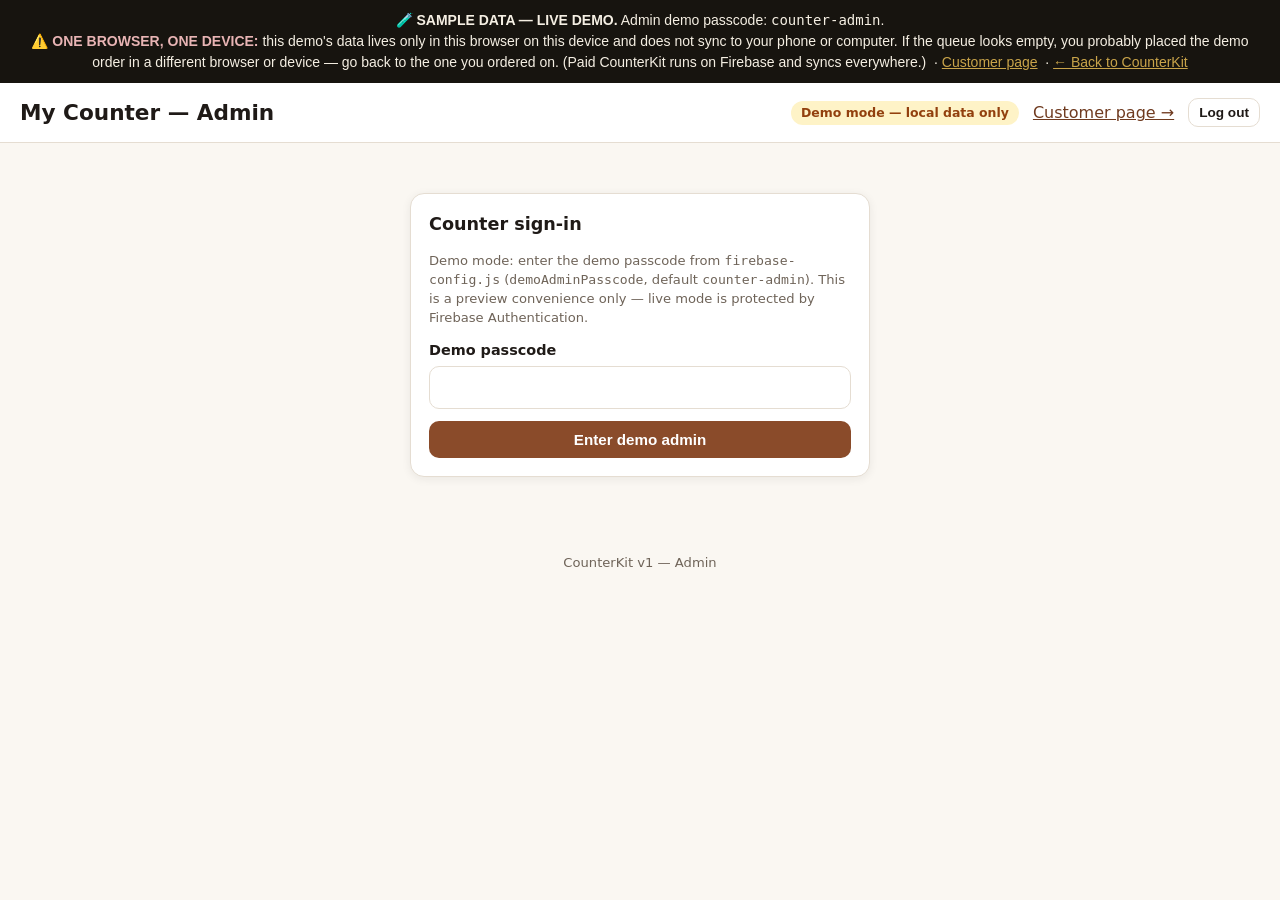
<file: counterkit/demo/admin.html>
<!DOCTYPE html>
<html lang="en">
<head>
  <meta charset="UTF-8" />
  <meta name="viewport" content="width=device-width, initial-scale=1.0" />
  <title>Counter Admin — CounterKit</title>
  <link rel="stylesheet" href="styles.css" />
</head>
<body>
  <div style="background:#17140f;color:#f5efe3;font-family:-apple-system,BlinkMacSystemFont,'Segoe UI',Helvetica,Arial,sans-serif;font-size:14px;line-height:1.5;padding:10px 16px;text-align:center;">
    🧪 <strong>SAMPLE DATA — LIVE DEMO.</strong> Admin demo passcode: <code>counter-admin</code>.
    <br><strong style="color:#e8b4b4;">⚠️ ONE BROWSER, ONE DEVICE:</strong> this demo's data lives only in this browser on this device and does not sync to your phone or computer. If the queue looks empty, you probably placed the demo order in a different browser or device — go back to the one you ordered on. (Paid CounterKit runs on Firebase and syncs everywhere.)
    &nbsp;·&nbsp;<a href="index.html" style="color:#c9a44a;">Customer page</a>
    &nbsp;·&nbsp;<a href="../" style="color:#c9a44a;">← Back to CounterKit</a>
  </div>
  <header class="topbar">
    <div><h1 id="businessName">My Counter — Admin</h1></div>
    <div class="spacer"></div>
    <span class="badge" id="modeBadge">Loading…</span>
    <a href="index.html">Customer page →</a>
    <button class="btn small secondary" id="logoutBtn">Log out</button>
  </header>

  <!-- Login gate -->
  <main class="layout" id="gate">
    <section class="panel" style="max-width:460px;margin:30px auto;">
      <h2>Counter sign-in</h2>
      <div id="gateError" class="notice error hidden" role="alert"></div>

      <div id="demoLogin" class="hidden">
        <p class="help">Demo mode: enter the demo passcode from <code>firebase-config.js</code>
        (<code>demoAdminPasscode</code>, default <code>counter-admin</code>). This is a preview
        convenience only — live mode is protected by Firebase Authentication.</p>
        <label class="field"><span>Demo passcode</span>
          <input type="password" id="demoPasscode" autocomplete="off" />
        </label>
        <button class="btn" id="demoLoginBtn" style="width:100%;">Enter demo admin</button>
      </div>

      <div id="firebaseLogin" class="hidden">
        <label class="field"><span>Admin email</span>
          <input type="email" id="adminEmail" autocomplete="username" />
        </label>
        <label class="field"><span>Password</span>
          <input type="password" id="adminPassword" autocomplete="current-password" />
        </label>
        <button class="btn" id="firebaseLoginBtn" style="width:100%;">Sign in</button>
        <p class="help">Create this user in Firebase Console → Authentication. Only people
        with this login can open the admin — see README.md, step 4.</p>
      </div>
    </section>
  </main>

  <!-- Admin app -->
  <main class="layout hidden" id="adminApp">
    <div class="stats">
      <div class="stat"><div class="n" id="statPending">0</div><div class="l">Open orders</div></div>
      <div class="stat"><div class="n" id="statOrdersToday">0</div><div class="l">Orders today</div></div>
      <div class="stat"><div class="n" id="statRevenueToday">$0.00</div><div class="l">Revenue today</div></div>
      <div class="stat"><div class="n" id="statOutstanding">$0.00</div><div class="l">Outstanding tabs</div></div>
    </div>

    <div class="admin-grid">
      <section class="panel">
        <h2>🧾 Live order queue</h2>
        <div id="orderQueue" aria-live="polite"></div>
      </section>

      <section class="panel">
        <h2>👥 Customer tabs &amp; ledger</h2>
        <div id="customerList"></div>
      </section>

      <section class="panel">
        <h2>🍽️ Menu editor</h2>
        <div id="menuEditorList"></div>

        <h3 id="menuFormTitle">Add a menu item</h3>
        <div id="menuFormError" class="notice error hidden" role="alert"></div>
        <form id="menuForm">
          <input type="hidden" id="menuItemId" />
          <label class="field"><span>Name</span><input type="text" id="miName" required placeholder="Iced Coffee" /></label>
          <label class="field"><span>Price ($)</span><input type="number" id="miPrice" min="0" step="0.01" required placeholder="4.00" /></label>
          <label class="field"><span>Category</span><input type="text" id="miCategory" placeholder="Drinks" /></label>
          <label class="field"><span>Sort order <span class="help">(lower shows first)</span></span><input type="number" id="miSort" placeholder="10" /></label>
          <label class="field"><span>Description</span><input type="text" id="miDesc" placeholder="Cold, strong, ready fast." /></label>
          <label class="field"><span>Add-ons <span class="help">(format: Name:price, comma-separated)</span></span>
            <input type="text" id="miAddOns" placeholder="Oat Milk:1.00, Extra Shot:1.00" /></label>
          <label class="field"><span><input type="checkbox" id="miAvailable" checked style="width:auto;" /> Available on the customer menu</span></label>
          <div class="row-between">
            <button class="btn" type="submit">Save menu item</button>
            <button class="btn secondary" type="button" id="clearMenuFormBtn">Clear form</button>
          </div>
        </form>

        <div id="demoTools" class="hidden" style="margin-top:22px;">
          <h3>Demo tools</h3>
          <p class="help">Demo data lives in this browser's localStorage.</p>
          <button class="btn secondary small" id="resetDemoBtn">Reset demo data</button>
        </div>
      </section>
    </div>
  </main>

  <footer class="site">CounterKit v1 — Admin</footer>
  <script type="module" src="admin.js"></script>
</body>
</html>
</file>
<file: counterkit/demo/styles.css>
/* CounterKit v1 — shared styles. Plain CSS, no build step. */
:root {
  --bg: #faf7f2;
  --card: #ffffff;
  --ink: #1f1a17;
  --muted: #6f6459;
  --accent: #8a4b2a;
  --accent-dark: #6f3a1f;
  --accent-soft: #f3e5da;
  --ok: #1e7d46;
  --warn: #b45309;
  --bad: #b3261e;
  --line: #e5ddd2;
  --radius: 14px;
  --shadow: 0 2px 10px rgba(31, 26, 23, 0.07);
}

* { box-sizing: border-box; }
html, body { margin: 0; padding: 0; }
body {
  font-family: system-ui, -apple-system, "Segoe UI", Roboto, Helvetica, Arial, sans-serif;
  background: var(--bg);
  color: var(--ink);
  line-height: 1.45;
}
a { color: var(--accent-dark); }

.topbar {
  position: sticky; top: 0; z-index: 20;
  background: var(--card); border-bottom: 1px solid var(--line);
  padding: 14px 20px; display: flex; align-items: center; gap: 14px; flex-wrap: wrap;
}
.topbar h1 { font-size: 1.35rem; margin: 0; }
.topbar .tagline { color: var(--muted); font-size: 0.92rem; }
.topbar .spacer { flex: 1; }

.badge {
  display: inline-block; padding: 3px 10px; border-radius: 999px;
  font-size: 0.78rem; font-weight: 600; background: var(--accent-soft); color: var(--accent-dark);
}
.badge.demo { background: #fef3c7; color: #92400e; }
.badge.live { background: #dcfce7; color: #166534; }
.badge.status-pending { background: #fef3c7; color: #92400e; }
.badge.status-fulfilled { background: #dcfce7; color: #166534; }
.badge.status-cancelled { background: #fee2e2; color: #991b1b; }

.layout { max-width: 1180px; margin: 0 auto; padding: 20px; }
.layout.two-col { display: grid; grid-template-columns: 1fr 360px; gap: 20px; align-items: start; }
@media (max-width: 880px) { .layout.two-col { grid-template-columns: 1fr; } }

.category-title { margin: 22px 0 10px; font-size: 1.05rem; text-transform: uppercase; letter-spacing: 0.04em; color: var(--muted); }
.menu-grid { display: grid; grid-template-columns: repeat(auto-fill, minmax(230px, 1fr)); gap: 14px; }
.menu-card {
  background: var(--card); border: 1px solid var(--line); border-radius: var(--radius);
  padding: 16px; box-shadow: var(--shadow); display: flex; flex-direction: column; gap: 8px;
}
.menu-card h3 { margin: 0; font-size: 1.05rem; }
.menu-card p { margin: 0; color: var(--muted); font-size: 0.9rem; flex: 1; }
.menu-card .price { font-weight: 700; font-size: 1.05rem; }
.addon-row { display: flex; flex-wrap: wrap; gap: 6px; }
.addon-chip {
  border: 1px solid var(--line); background: #fff; border-radius: 999px;
  padding: 4px 10px; font-size: 0.8rem; cursor: pointer;
}
.addon-chip[aria-pressed="true"] { background: var(--accent-soft); border-color: var(--accent); color: var(--accent-dark); font-weight: 600; }

.btn {
  appearance: none; border: 0; border-radius: 10px; cursor: pointer;
  padding: 10px 16px; font-size: 0.95rem; font-weight: 600;
  background: var(--accent); color: #fff;
}
.btn:hover { background: var(--accent-dark); }
.btn:disabled { opacity: 0.55; cursor: not-allowed; }
.btn.secondary { background: #fff; color: var(--ink); border: 1px solid var(--line); }
.btn.secondary:hover { background: var(--accent-soft); }
.btn.small { padding: 6px 10px; font-size: 0.85rem; }
.btn.danger { background: var(--bad); }
.btn.ghost { background: transparent; color: var(--accent-dark); }

.panel {
  background: var(--card); border: 1px solid var(--line); border-radius: var(--radius);
  padding: 18px; box-shadow: var(--shadow);
}
.panel h2 { margin: 0 0 12px; font-size: 1.1rem; }
.sticky { position: sticky; top: 84px; }
@media (max-width: 880px) { .sticky { position: static; } }

.cart-line { display: flex; gap: 8px; align-items: flex-start; padding: 10px 0; border-bottom: 1px dashed var(--line); }
.cart-line:last-child { border-bottom: 0; }
.cart-line .grow { flex: 1; }
.cart-line .addons { color: var(--muted); font-size: 0.82rem; }
.qty { display: inline-flex; align-items: center; gap: 6px; }
.qty button {
  width: 26px; height: 26px; border-radius: 8px; border: 1px solid var(--line);
  background: #fff; cursor: pointer; font-weight: 700;
}

label.field { display: block; margin: 12px 0; font-size: 0.9rem; font-weight: 600; }
label.field span { display: block; margin-bottom: 5px; }
input[type="text"], input[type="email"], input[type="password"], input[type="number"], textarea, select {
  width: 100%; padding: 10px 12px; border: 1px solid var(--line); border-radius: 10px;
  font: inherit; background: #fff; color: var(--ink);
}
textarea { resize: vertical; min-height: 64px; }
.help { color: var(--muted); font-size: 0.82rem; font-weight: 400; }

.radio-row { display: flex; gap: 10px; }
.radio-card {
  flex: 1; border: 1px solid var(--line); border-radius: 10px; padding: 10px; cursor: pointer;
  font-size: 0.9rem;
}
.radio-card input { margin-right: 6px; }
.radio-card.selected { border-color: var(--accent); background: var(--accent-soft); }

.totals { display: flex; justify-content: space-between; font-weight: 700; font-size: 1.05rem; margin: 14px 0; }
.empty { color: var(--muted); text-align: center; padding: 24px 8px; }
.notice { border-radius: 10px; padding: 12px 14px; margin: 14px 0; font-size: 0.92rem; }
.notice.ok { background: #dcfce7; color: #14532d; }
.notice.warn { background: #fef3c7; color: #713f12; }
.notice.error { background: #fee2e2; color: #7f1d1d; }

.confirmation { text-align: center; padding: 34px 18px; }
.confirmation .big { font-size: 2rem; margin: 6px 0; }
.confirmation .order-no { font-size: 1.3rem; font-weight: 800; letter-spacing: 0.03em; }

/* Admin */
.admin-grid { display: grid; grid-template-columns: repeat(auto-fit, minmax(320px, 1fr)); gap: 20px; align-items: start; }
.order-card, .customer-row, .menu-row {
  border: 1px solid var(--line); border-radius: 12px; padding: 12px 14px; margin-bottom: 10px; background: #fff;
}
.order-card ul { margin: 6px 0; padding-left: 18px; font-size: 0.9rem; }
.row-between { display: flex; justify-content: space-between; align-items: center; gap: 10px; flex-wrap: wrap; }
.money { font-weight: 700; }
.money.owed { color: var(--bad); }
.stats { display: flex; gap: 14px; flex-wrap: wrap; margin-bottom: 16px; }
.stat { background: var(--card); border: 1px solid var(--line); border-radius: var(--radius); padding: 12px 16px; min-width: 150px; }
.stat .n { font-size: 1.4rem; font-weight: 800; }
.stat .l { color: var(--muted); font-size: 0.82rem; }
.tx-list { font-size: 0.85rem; color: var(--muted); margin-top: 8px; }
.tx-list div { display: flex; justify-content: space-between; padding: 3px 0; border-bottom: 1px dotted var(--line); }
.hidden { display: none !important; }
footer.site { text-align: center; color: var(--muted); font-size: 0.82rem; padding: 26px 12px 40px; }
</file>
